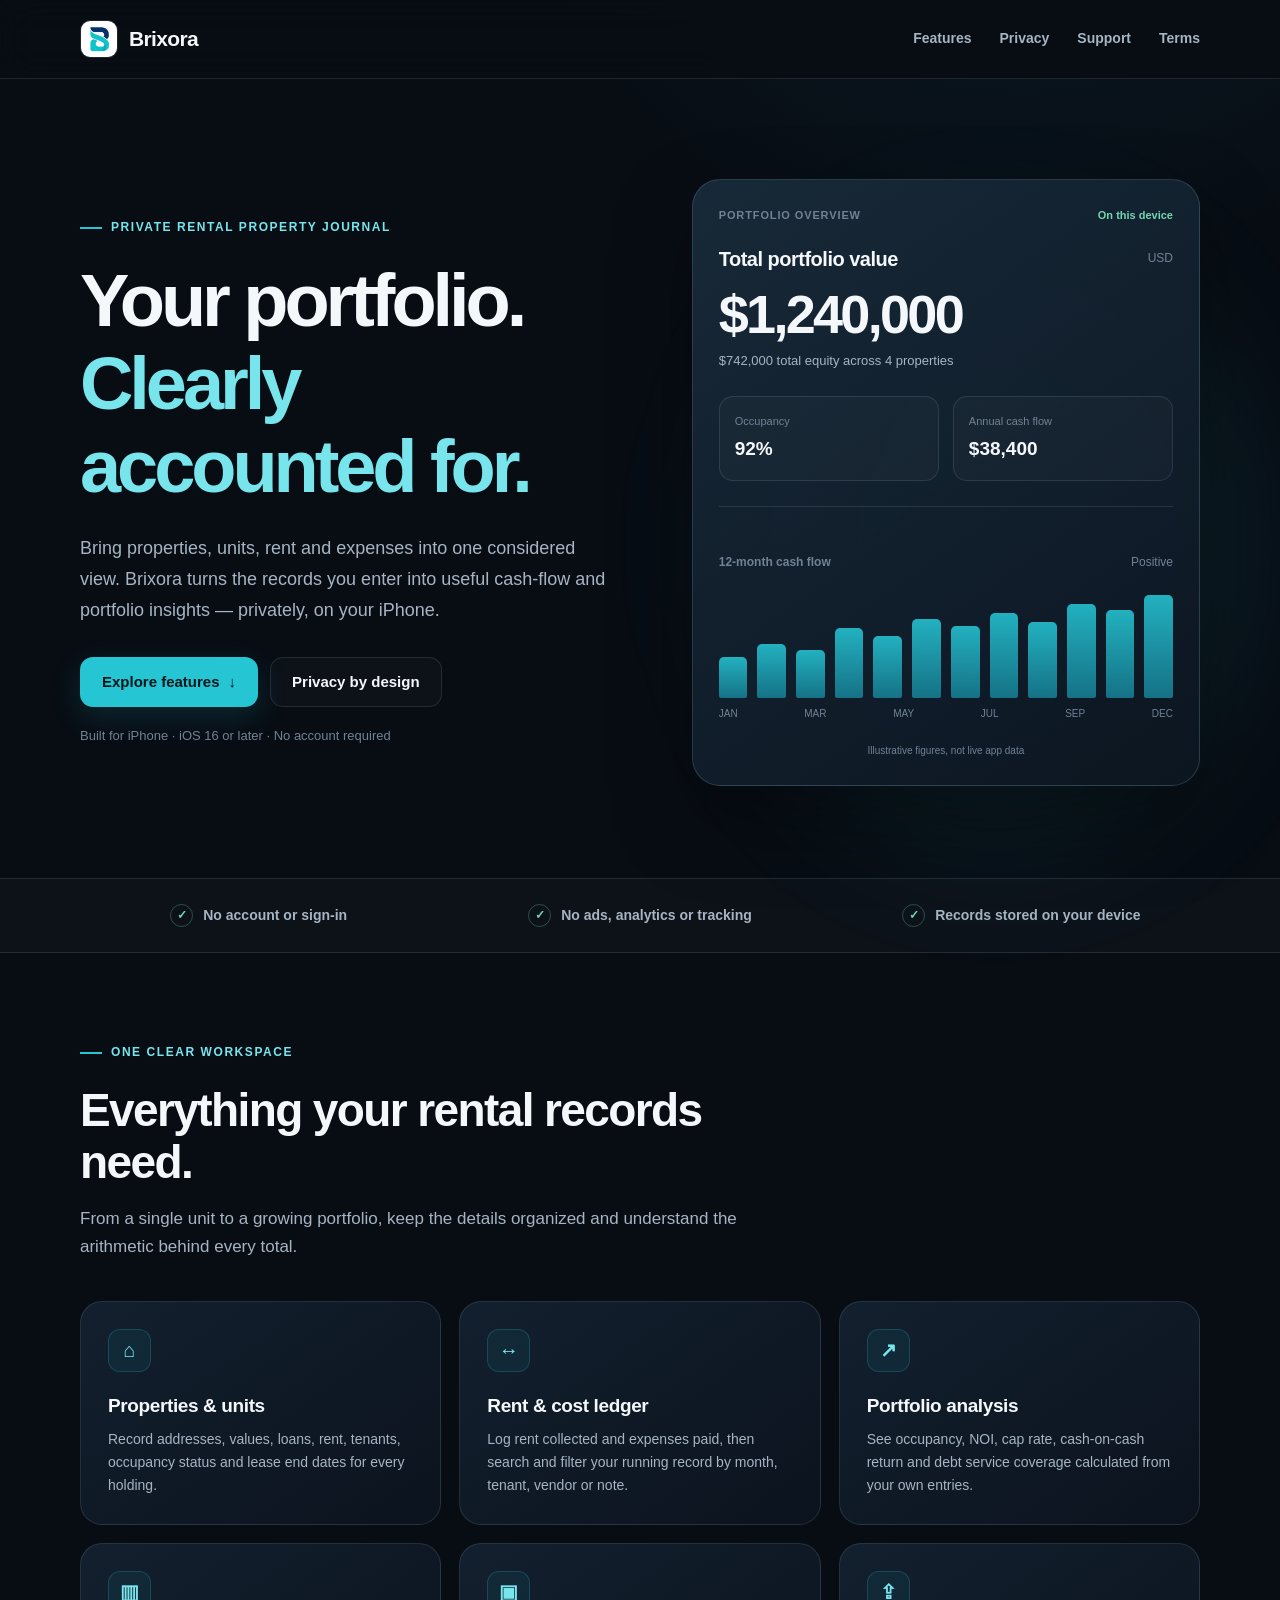
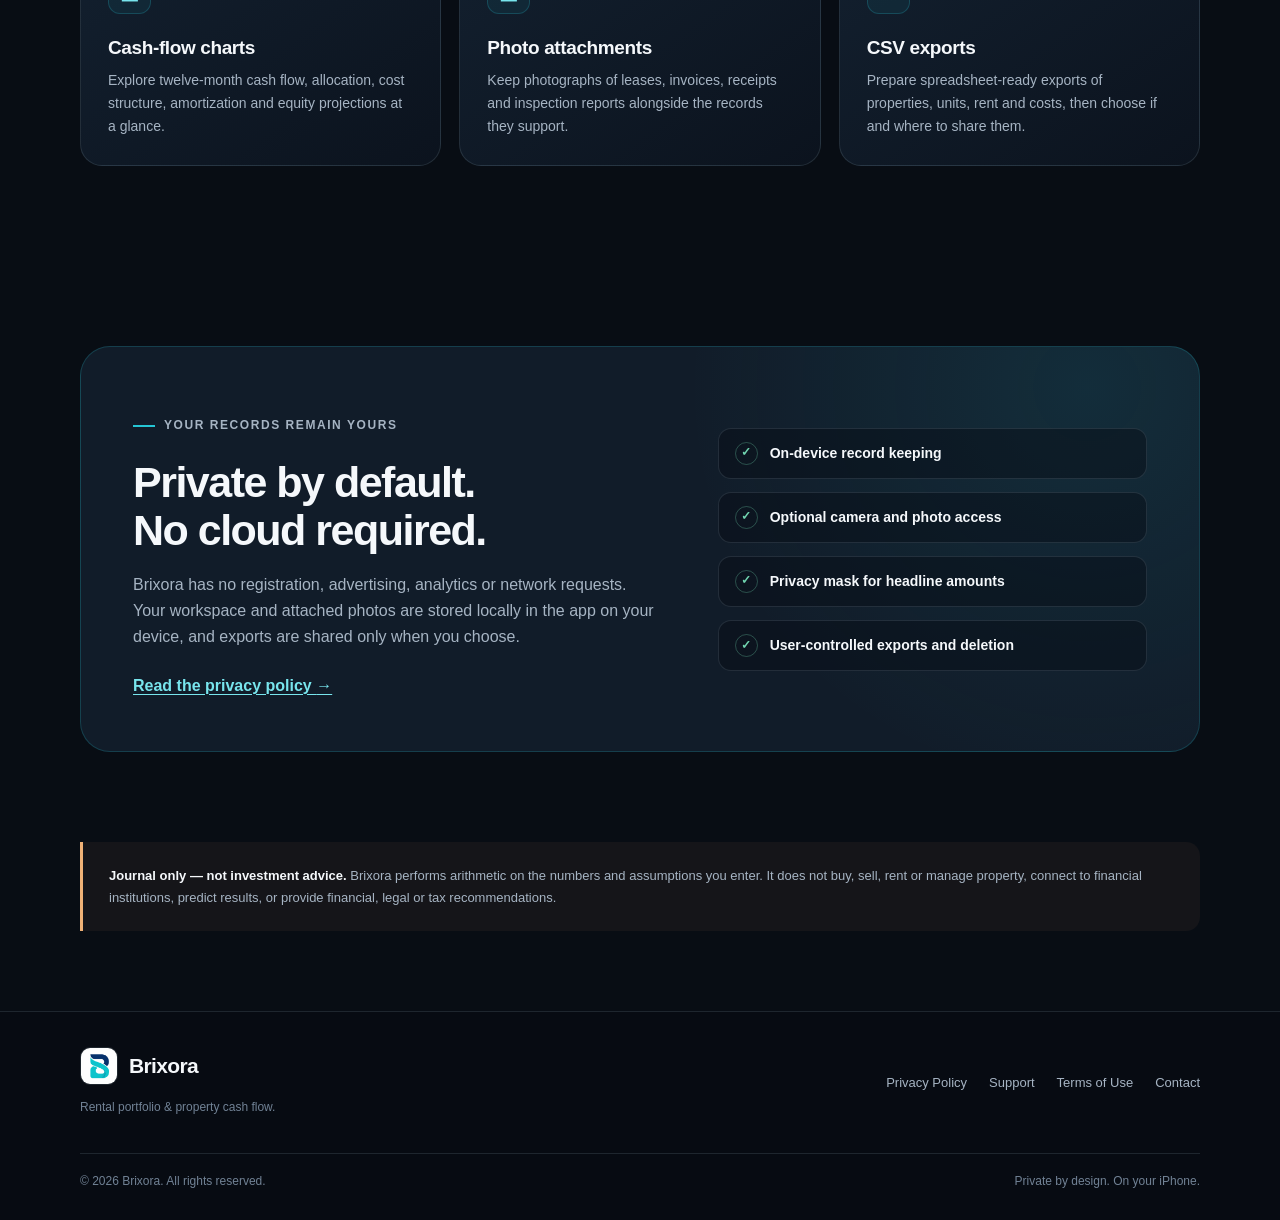
<file: index.html>
<!DOCTYPE html>
<html lang="en">
<head>
  <meta charset="utf-8">
  <meta name="viewport" content="width=device-width, initial-scale=1">
  <meta name="description" content="Brixora is a private rental property portfolio and cash-flow journal for iPhone. Track properties, rent, expenses, occupancy and investment metrics on your device.">
  <meta name="theme-color" content="#080d14">
  <title>Brixora — Rental Portfolio &amp; Property Cash Flow</title>
  <link rel="icon" href="assets/app-icon.png" type="image/png">
  <link rel="stylesheet" href="styles.css">
</head>
<body>
  <header class="site-header">
    <nav class="nav container" aria-label="Main navigation">
      <a class="brand" href="index.html" aria-label="Brixora home">
        <img src="assets/app-icon.png" alt="" width="38" height="38">
        <span>Brixora</span>
      </a>
      <div class="nav-links">
        <a href="#features">Features</a>
        <a href="privacy.html">Privacy</a>
        <a href="support.html">Support</a>
        <a href="terms.html">Terms</a>
      </div>
    </nav>
  </header>

  <main>
    <section class="hero container">
      <div class="hero-copy">
        <p class="eyebrow">Private rental property journal</p>
        <h1>Your portfolio.<br><span>Clearly accounted for.</span></h1>
        <p>Bring properties, units, rent and expenses into one considered view. Brixora turns the records you enter into useful cash-flow and portfolio insights — privately, on your iPhone.</p>
        <div class="actions">
          <a class="button button-primary" href="#features">Explore features <span aria-hidden="true">↓</span></a>
          <a class="button button-secondary" href="privacy.html">Privacy by design</a>
        </div>
        <p class="platform-note">Built for iPhone · iOS 16 or later · No account required</p>
      </div>

      <div class="preview-wrap" aria-label="Illustration of a Brixora portfolio overview">
        <div class="preview">
          <div class="preview-header">
            <span>Portfolio overview</span>
            <span class="preview-status">On this device</span>
          </div>
          <div class="preview-title">
            <h2>Total portfolio value</h2>
            <span>USD</span>
          </div>
          <div class="portfolio-value">$1,240,000</div>
          <p class="value-caption">$742,000 total equity across 4 properties</p>
          <div class="metric-row">
            <div class="metric">
              <span>Occupancy</span>
              <strong>92%</strong>
            </div>
            <div class="metric">
              <span>Annual cash flow</span>
              <strong>$38,400</strong>
            </div>
          </div>
          <div class="cash-chart">
            <div class="preview-title">
              <span class="chart-heading">12-month cash flow</span>
              <span class="preview-status">Positive</span>
            </div>
            <div class="bars" aria-hidden="true">
              <span style="height: 38%"></span>
              <span style="height: 49%"></span>
              <span style="height: 44%"></span>
              <span style="height: 64%"></span>
              <span style="height: 57%"></span>
              <span style="height: 72%"></span>
              <span style="height: 66%"></span>
              <span style="height: 78%"></span>
              <span style="height: 69%"></span>
              <span style="height: 86%"></span>
              <span style="height: 80%"></span>
              <span style="height: 94%"></span>
            </div>
            <div class="chart-labels" aria-hidden="true">
              <span>JAN</span><span>MAR</span><span>MAY</span><span>JUL</span><span>SEP</span><span>DEC</span>
            </div>
          </div>
          <p class="preview-note">Illustrative figures, not live app data</p>
        </div>
      </div>
    </section>

    <section class="trust-strip" aria-label="Privacy highlights">
      <div class="trust-items container">
        <div class="trust-item"><span class="check" aria-hidden="true">✓</span>No account or sign-in</div>
        <div class="trust-item"><span class="check" aria-hidden="true">✓</span>No ads, analytics or tracking</div>
        <div class="trust-item"><span class="check" aria-hidden="true">✓</span>Records stored on your device</div>
      </div>
    </section>

    <section class="section container" id="features">
      <div class="section-heading">
        <p class="eyebrow">One clear workspace</p>
        <h2>Everything your rental records need.</h2>
        <p>From a single unit to a growing portfolio, keep the details organized and understand the arithmetic behind every total.</p>
      </div>
      <div class="feature-grid">
        <article class="feature-card">
          <div class="feature-icon" aria-hidden="true">⌂</div>
          <h3>Properties &amp; units</h3>
          <p>Record addresses, values, loans, rent, tenants, occupancy status and lease end dates for every holding.</p>
        </article>
        <article class="feature-card">
          <div class="feature-icon" aria-hidden="true">↔</div>
          <h3>Rent &amp; cost ledger</h3>
          <p>Log rent collected and expenses paid, then search and filter your running record by month, tenant, vendor or note.</p>
        </article>
        <article class="feature-card">
          <div class="feature-icon" aria-hidden="true">↗</div>
          <h3>Portfolio analysis</h3>
          <p>See occupancy, NOI, cap rate, cash-on-cash return and debt service coverage calculated from your own entries.</p>
        </article>
        <article class="feature-card">
          <div class="feature-icon" aria-hidden="true">▥</div>
          <h3>Cash-flow charts</h3>
          <p>Explore twelve-month cash flow, allocation, cost structure, amortization and equity projections at a glance.</p>
        </article>
        <article class="feature-card">
          <div class="feature-icon" aria-hidden="true">▣</div>
          <h3>Photo attachments</h3>
          <p>Keep photographs of leases, invoices, receipts and inspection reports alongside the records they support.</p>
        </article>
        <article class="feature-card">
          <div class="feature-icon" aria-hidden="true">⇪</div>
          <h3>CSV exports</h3>
          <p>Prepare spreadsheet-ready exports of properties, units, rent and costs, then choose if and where to share them.</p>
        </article>
      </div>
    </section>

    <section class="section container">
      <div class="privacy-panel">
        <div>
          <p class="eyebrow">Your records remain yours</p>
          <h2>Private by default.<br>No cloud required.</h2>
          <p>Brixora has no registration, advertising, analytics or network requests. Your workspace and attached photos are stored locally in the app on your device, and exports are shared only when you choose.</p>
          <a class="text-link" href="privacy.html">Read the privacy policy <span aria-hidden="true">→</span></a>
        </div>
        <ul class="privacy-list">
          <li><span class="check" aria-hidden="true">✓</span>On-device record keeping</li>
          <li><span class="check" aria-hidden="true">✓</span>Optional camera and photo access</li>
          <li><span class="check" aria-hidden="true">✓</span>Privacy mask for headline amounts</li>
          <li><span class="check" aria-hidden="true">✓</span>User-controlled exports and deletion</li>
        </ul>
      </div>
    </section>

    <section class="disclaimer container" aria-label="Important disclaimer">
      <div class="disclaimer-inner">
        <strong>Journal only — not investment advice.</strong> Brixora performs arithmetic on the numbers and assumptions you enter. It does not buy, sell, rent or manage property, connect to financial institutions, predict results, or provide financial, legal or tax recommendations.
      </div>
    </section>
  </main>

  <footer class="site-footer">
    <div class="footer-main container">
      <div>
        <a class="brand" href="index.html">
          <img src="assets/app-icon.png" alt="" width="38" height="38">
          <span>Brixora</span>
        </a>
        <p class="footer-tagline">Rental portfolio &amp; property cash flow.</p>
      </div>
      <div class="footer-links">
        <a href="privacy.html">Privacy Policy</a>
        <a href="support.html">Support</a>
        <a href="terms.html">Terms of Use</a>
        <a href="mailto:morarbrent2831999@gmail.com">Contact</a>
      </div>
    </div>
    <div class="footer-bottom container">
      <span>© 2026 Brixora. All rights reserved.</span>
      <span>Private by design. On your iPhone.</span>
    </div>
  </footer>
</body>
</html>
</file>
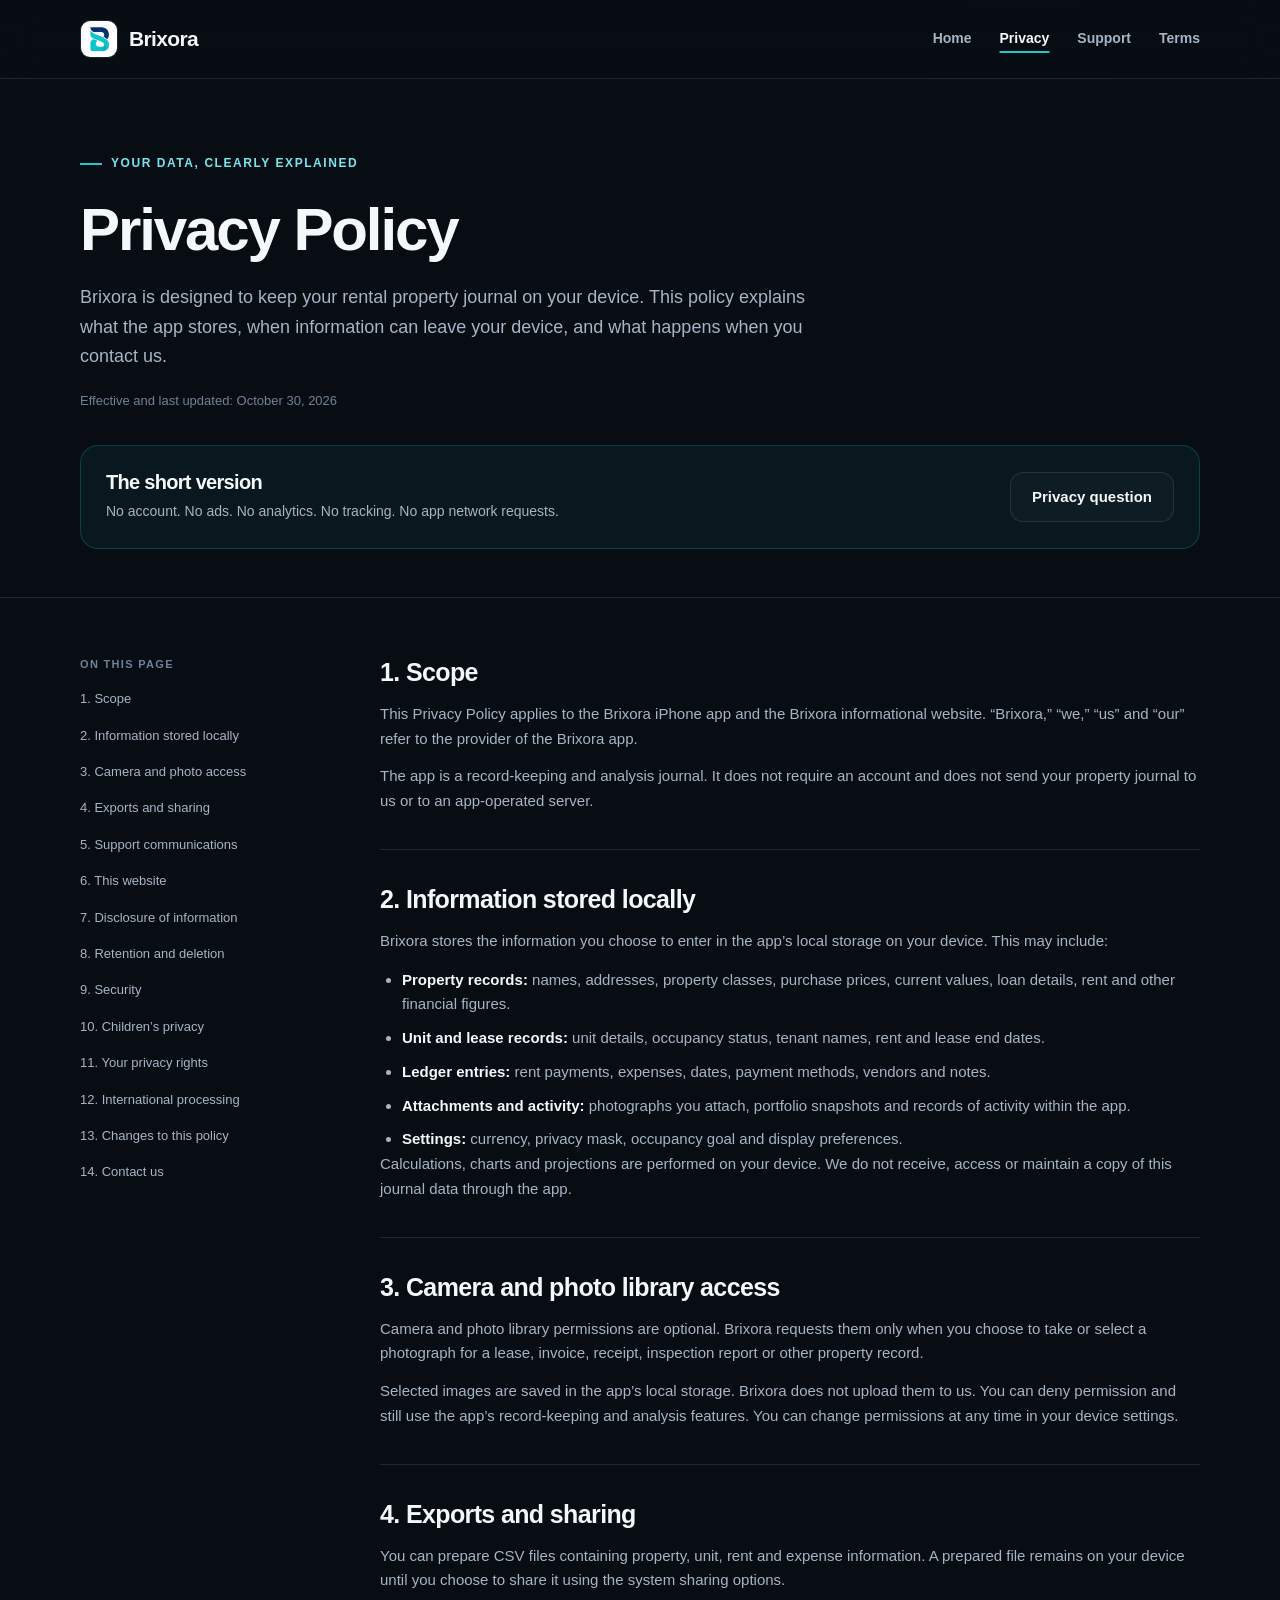
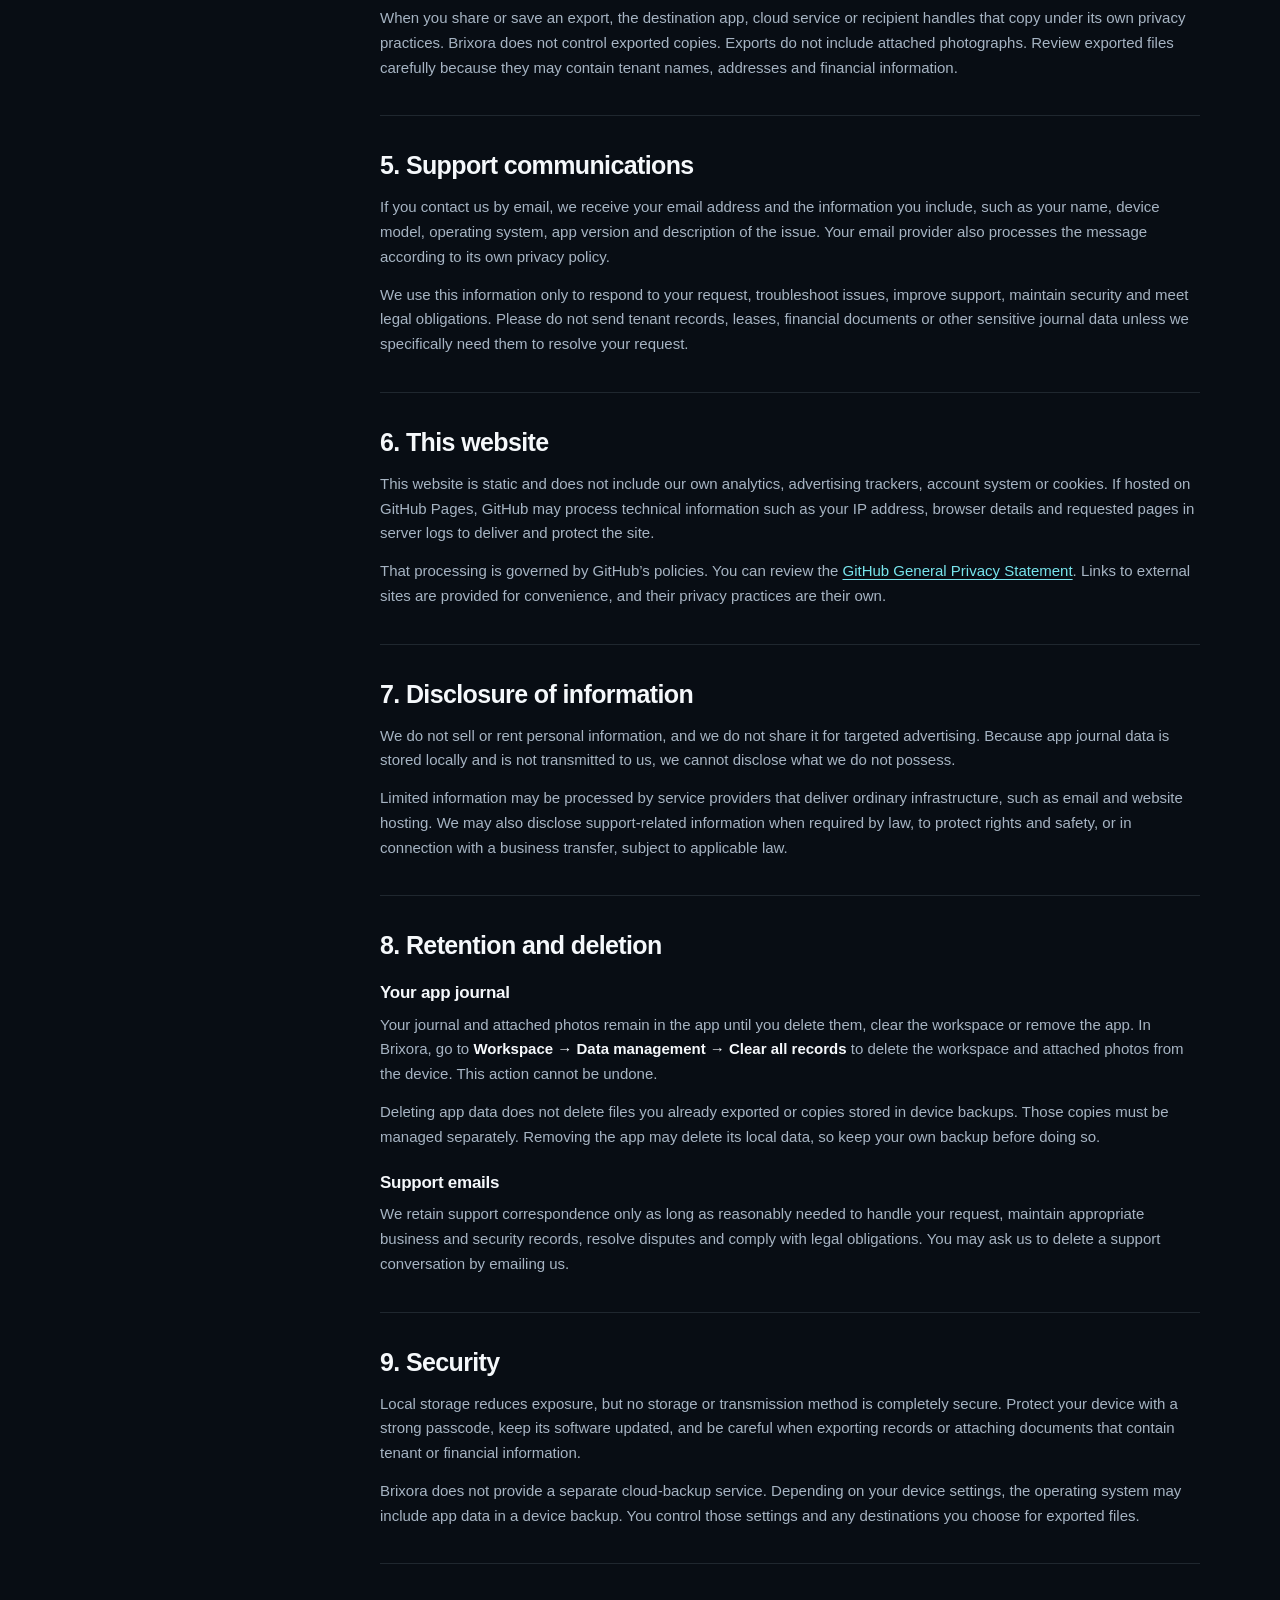
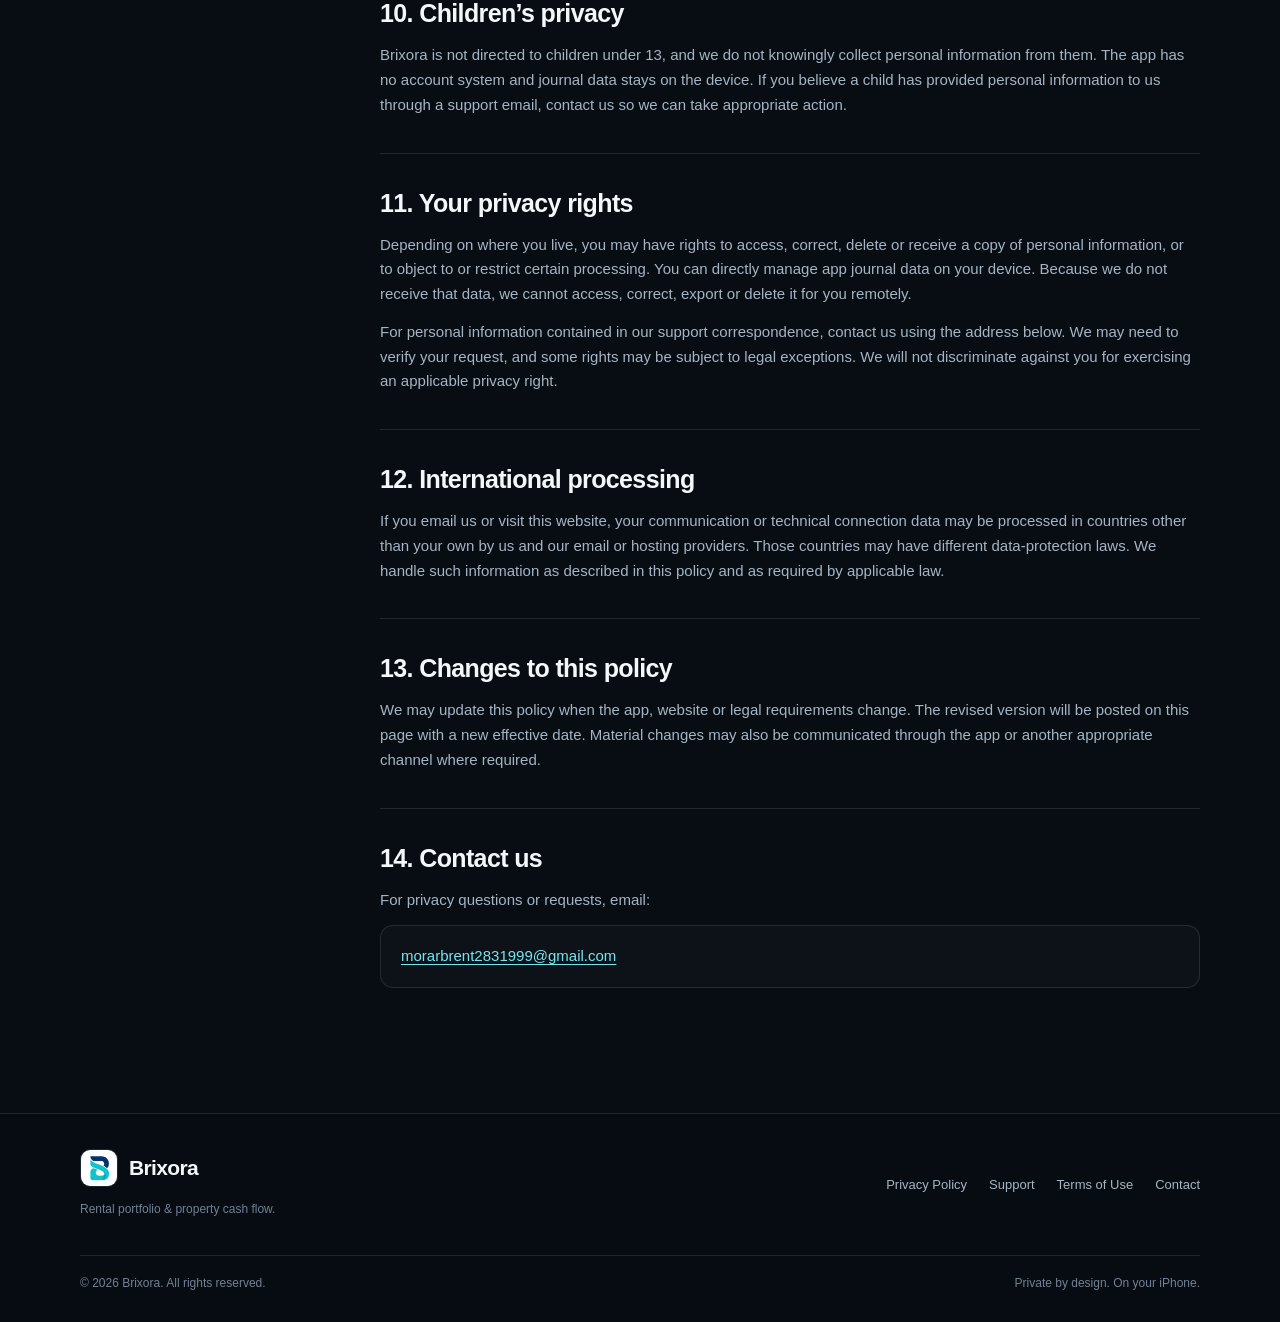
<file: privacy.html>
<!DOCTYPE html>
<html lang="en">
<head>
  <meta charset="utf-8">
  <meta name="viewport" content="width=device-width, initial-scale=1">
  <meta name="description" content="Brixora Privacy Policy. Learn how the app stores rental property records locally, handles optional photo permissions, exports and support emails.">
  <meta name="theme-color" content="#080d14">
  <title>Privacy Policy — Brixora</title>
  <link rel="icon" href="assets/app-icon.png" type="image/png">
  <link rel="stylesheet" href="styles.css">
</head>
<body>
  <header class="site-header">
    <nav class="nav container" aria-label="Main navigation">
      <a class="brand" href="index.html" aria-label="Brixora home">
        <img src="assets/app-icon.png" alt="" width="38" height="38">
        <span>Brixora</span>
      </a>
      <div class="nav-links">
        <a class="nav-home-link" href="index.html">Home</a>
        <a href="privacy.html" aria-current="page">Privacy</a>
        <a href="support.html">Support</a>
        <a href="terms.html">Terms</a>
      </div>
    </nav>
  </header>

  <main>
    <section class="page-hero">
      <div class="container">
        <p class="eyebrow">Your data, clearly explained</p>
        <h1>Privacy Policy</h1>
        <p class="intro">Brixora is designed to keep your rental property journal on your device. This policy explains what the app stores, when information can leave your device, and what happens when you contact us.</p>
        <p class="updated">Effective and last updated: October 30, 2026</p>
        <div class="contact-card">
          <div>
            <h2>The short version</h2>
            <p>No account. No ads. No analytics. No tracking. No app network requests.</p>
          </div>
          <a class="button button-secondary" href="mailto:morarbrent2831999@gmail.com">Privacy question</a>
        </div>
      </div>
    </section>

    <div class="legal-layout container">
      <aside class="toc" aria-label="On this page">
        <div class="toc-inner">
          <h2>On this page</h2>
          <ol>
            <li><a href="#scope">1. Scope</a></li>
            <li><a href="#local-data">2. Information stored locally</a></li>
            <li><a href="#permissions">3. Camera and photo access</a></li>
            <li><a href="#exports">4. Exports and sharing</a></li>
            <li><a href="#support-data">5. Support communications</a></li>
            <li><a href="#website">6. This website</a></li>
            <li><a href="#sharing">7. Disclosure of information</a></li>
            <li><a href="#retention">8. Retention and deletion</a></li>
            <li><a href="#security">9. Security</a></li>
            <li><a href="#children">10. Children’s privacy</a></li>
            <li><a href="#rights">11. Your privacy rights</a></li>
            <li><a href="#international">12. International processing</a></li>
            <li><a href="#changes">13. Changes to this policy</a></li>
            <li><a href="#contact">14. Contact us</a></li>
          </ol>
        </div>
      </aside>

      <article class="legal-content">
        <section class="legal-section" id="scope">
          <h2>1. Scope</h2>
          <p>This Privacy Policy applies to the Brixora iPhone app and the Brixora informational website. “Brixora,” “we,” “us” and “our” refer to the provider of the Brixora app.</p>
          <p>The app is a record-keeping and analysis journal. It does not require an account and does not send your property journal to us or to an app-operated server.</p>
        </section>

        <section class="legal-section" id="local-data">
          <h2>2. Information stored locally</h2>
          <p>Brixora stores the information you choose to enter in the app’s local storage on your device. This may include:</p>
          <ul>
            <li><strong>Property records:</strong> names, addresses, property classes, purchase prices, current values, loan details, rent and other financial figures.</li>
            <li><strong>Unit and lease records:</strong> unit details, occupancy status, tenant names, rent and lease end dates.</li>
            <li><strong>Ledger entries:</strong> rent payments, expenses, dates, payment methods, vendors and notes.</li>
            <li><strong>Attachments and activity:</strong> photographs you attach, portfolio snapshots and records of activity within the app.</li>
            <li><strong>Settings:</strong> currency, privacy mask, occupancy goal and display preferences.</li>
          </ul>
          <p>Calculations, charts and projections are performed on your device. We do not receive, access or maintain a copy of this journal data through the app.</p>
        </section>

        <section class="legal-section" id="permissions">
          <h2>3. Camera and photo library access</h2>
          <p>Camera and photo library permissions are optional. Brixora requests them only when you choose to take or select a photograph for a lease, invoice, receipt, inspection report or other property record.</p>
          <p>Selected images are saved in the app’s local storage. Brixora does not upload them to us. You can deny permission and still use the app’s record-keeping and analysis features. You can change permissions at any time in your device settings.</p>
        </section>

        <section class="legal-section" id="exports">
          <h2>4. Exports and sharing</h2>
          <p>You can prepare CSV files containing property, unit, rent and expense information. A prepared file remains on your device until you choose to share it using the system sharing options.</p>
          <p>When you share or save an export, the destination app, cloud service or recipient handles that copy under its own privacy practices. Brixora does not control exported copies. Exports do not include attached photographs. Review exported files carefully because they may contain tenant names, addresses and financial information.</p>
        </section>

        <section class="legal-section" id="support-data">
          <h2>5. Support communications</h2>
          <p>If you contact us by email, we receive your email address and the information you include, such as your name, device model, operating system, app version and description of the issue. Your email provider also processes the message according to its own privacy policy.</p>
          <p>We use this information only to respond to your request, troubleshoot issues, improve support, maintain security and meet legal obligations. Please do not send tenant records, leases, financial documents or other sensitive journal data unless we specifically need them to resolve your request.</p>
        </section>

        <section class="legal-section" id="website">
          <h2>6. This website</h2>
          <p>This website is static and does not include our own analytics, advertising trackers, account system or cookies. If hosted on GitHub Pages, GitHub may process technical information such as your IP address, browser details and requested pages in server logs to deliver and protect the site.</p>
          <p>That processing is governed by GitHub’s policies. You can review the <a href="https://docs.github.com/en/site-policy/privacy-policies/github-general-privacy-statement" target="_blank" rel="noopener noreferrer">GitHub General Privacy Statement</a>. Links to external sites are provided for convenience, and their privacy practices are their own.</p>
        </section>

        <section class="legal-section" id="sharing">
          <h2>7. Disclosure of information</h2>
          <p>We do not sell or rent personal information, and we do not share it for targeted advertising. Because app journal data is stored locally and is not transmitted to us, we cannot disclose what we do not possess.</p>
          <p>Limited information may be processed by service providers that deliver ordinary infrastructure, such as email and website hosting. We may also disclose support-related information when required by law, to protect rights and safety, or in connection with a business transfer, subject to applicable law.</p>
        </section>

        <section class="legal-section" id="retention">
          <h2>8. Retention and deletion</h2>
          <h3>Your app journal</h3>
          <p>Your journal and attached photos remain in the app until you delete them, clear the workspace or remove the app. In Brixora, go to <strong>Workspace → Data management → Clear all records</strong> to delete the workspace and attached photos from the device. This action cannot be undone.</p>
          <p>Deleting app data does not delete files you already exported or copies stored in device backups. Those copies must be managed separately. Removing the app may delete its local data, so keep your own backup before doing so.</p>
          <h3>Support emails</h3>
          <p>We retain support correspondence only as long as reasonably needed to handle your request, maintain appropriate business and security records, resolve disputes and comply with legal obligations. You may ask us to delete a support conversation by emailing us.</p>
        </section>

        <section class="legal-section" id="security">
          <h2>9. Security</h2>
          <p>Local storage reduces exposure, but no storage or transmission method is completely secure. Protect your device with a strong passcode, keep its software updated, and be careful when exporting records or attaching documents that contain tenant or financial information.</p>
          <p>Brixora does not provide a separate cloud-backup service. Depending on your device settings, the operating system may include app data in a device backup. You control those settings and any destinations you choose for exported files.</p>
        </section>

        <section class="legal-section" id="children">
          <h2>10. Children’s privacy</h2>
          <p>Brixora is not directed to children under 13, and we do not knowingly collect personal information from them. The app has no account system and journal data stays on the device. If you believe a child has provided personal information to us through a support email, contact us so we can take appropriate action.</p>
        </section>

        <section class="legal-section" id="rights">
          <h2>11. Your privacy rights</h2>
          <p>Depending on where you live, you may have rights to access, correct, delete or receive a copy of personal information, or to object to or restrict certain processing. You can directly manage app journal data on your device. Because we do not receive that data, we cannot access, correct, export or delete it for you remotely.</p>
          <p>For personal information contained in our support correspondence, contact us using the address below. We may need to verify your request, and some rights may be subject to legal exceptions. We will not discriminate against you for exercising an applicable privacy right.</p>
        </section>

        <section class="legal-section" id="international">
          <h2>12. International processing</h2>
          <p>If you email us or visit this website, your communication or technical connection data may be processed in countries other than your own by us and our email or hosting providers. Those countries may have different data-protection laws. We handle such information as described in this policy and as required by applicable law.</p>
        </section>

        <section class="legal-section" id="changes">
          <h2>13. Changes to this policy</h2>
          <p>We may update this policy when the app, website or legal requirements change. The revised version will be posted on this page with a new effective date. Material changes may also be communicated through the app or another appropriate channel where required.</p>
        </section>

        <section class="legal-section" id="contact">
          <h2>14. Contact us</h2>
          <p>For privacy questions or requests, email:</p>
          <p class="notice"><a class="email-link" href="mailto:morarbrent2831999@gmail.com?subject=Brixora%20Privacy%20Request">morarbrent2831999@gmail.com</a></p>
        </section>
      </article>
    </div>
  </main>

  <footer class="site-footer">
    <div class="footer-main container">
      <div>
        <a class="brand" href="index.html">
          <img src="assets/app-icon.png" alt="" width="38" height="38">
          <span>Brixora</span>
        </a>
        <p class="footer-tagline">Rental portfolio &amp; property cash flow.</p>
      </div>
      <div class="footer-links">
        <a href="privacy.html">Privacy Policy</a>
        <a href="support.html">Support</a>
        <a href="terms.html">Terms of Use</a>
        <a href="mailto:morarbrent2831999@gmail.com">Contact</a>
      </div>
    </div>
    <div class="footer-bottom container">
      <span>© 2026 Brixora. All rights reserved.</span>
      <span>Private by design. On your iPhone.</span>
    </div>
  </footer>
</body>
</html>
</file>
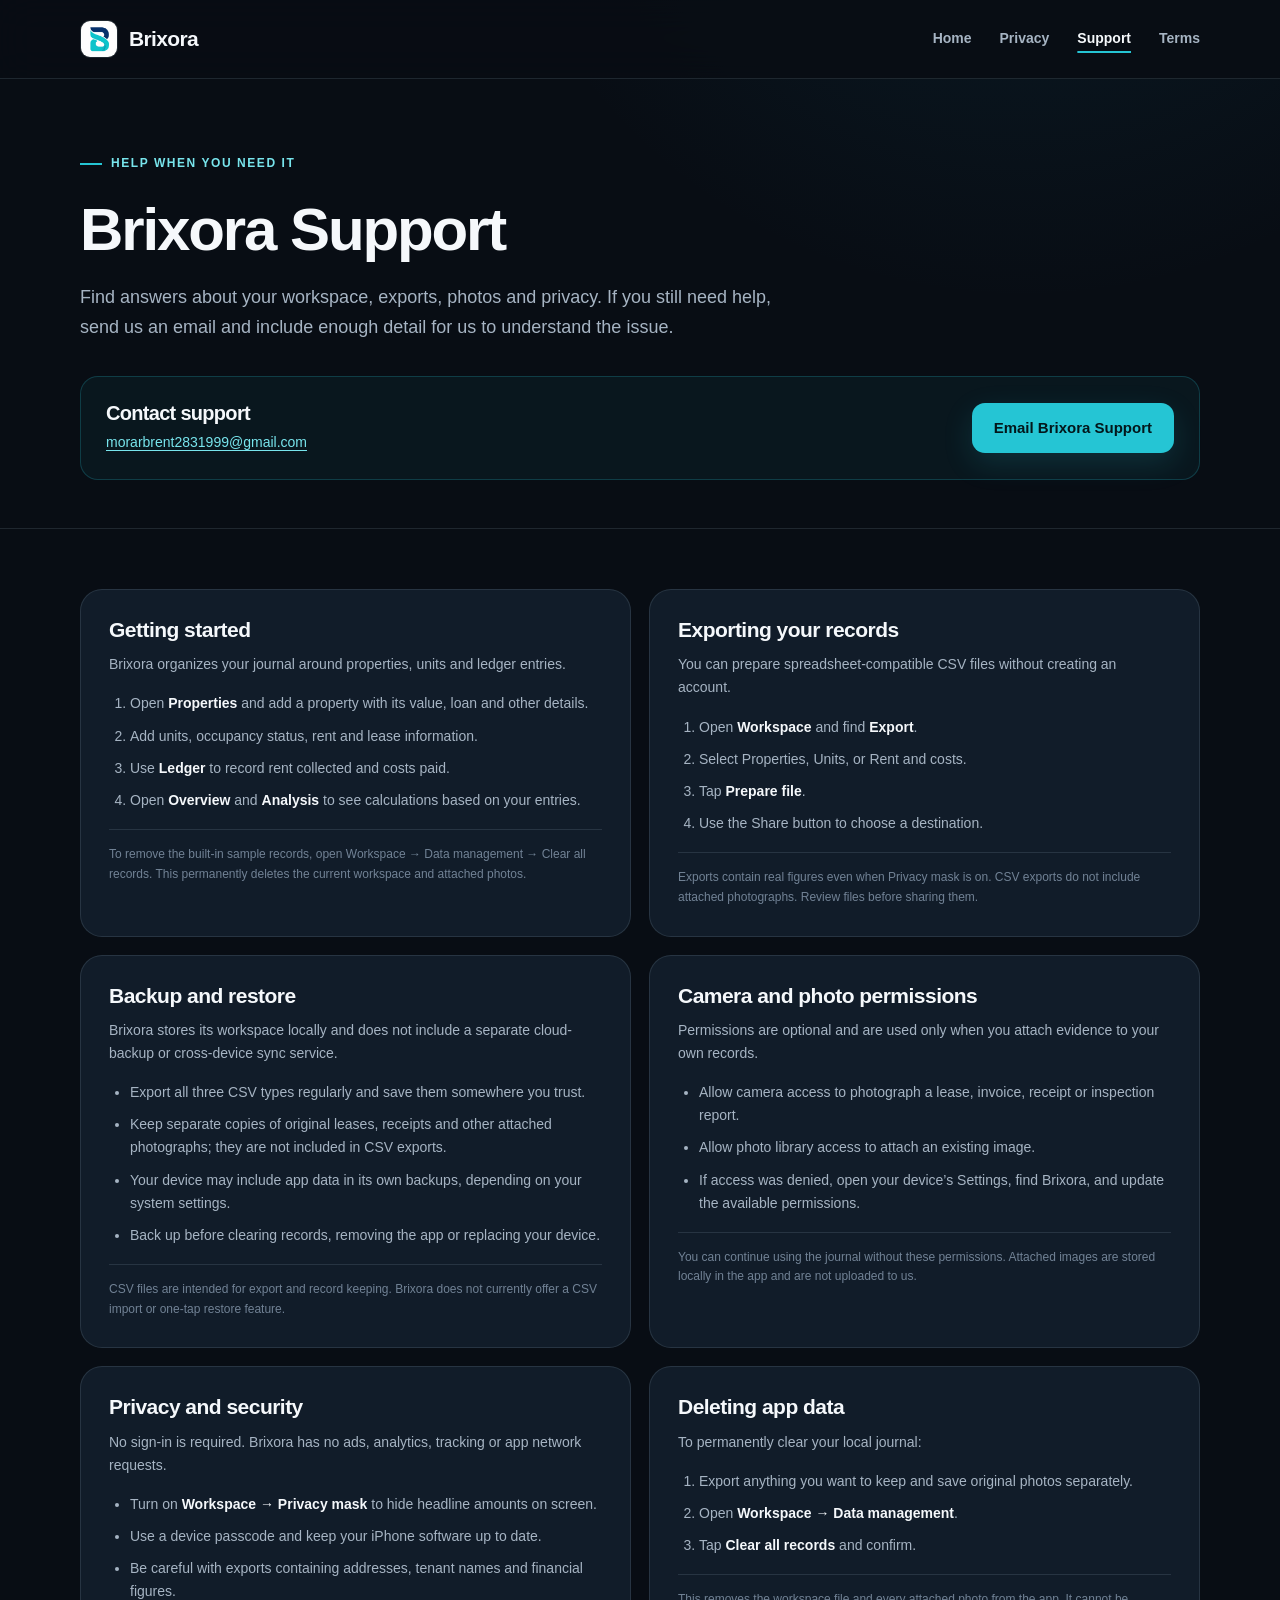
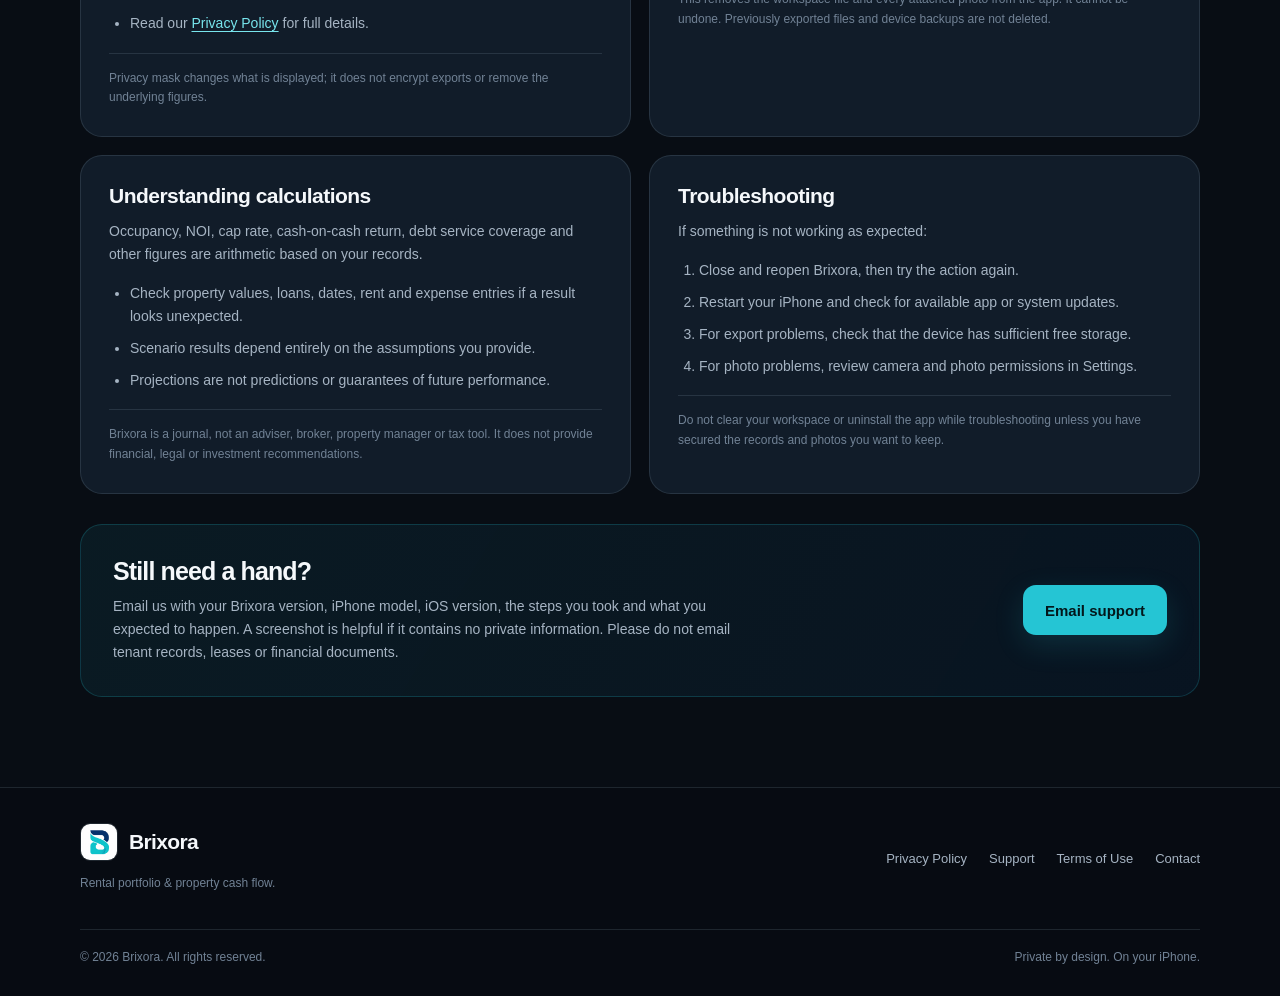
<file: support.html>
<!DOCTYPE html>
<html lang="en">
<head>
  <meta charset="utf-8">
  <meta name="viewport" content="width=device-width, initial-scale=1">
  <meta name="description" content="Get help with Brixora. Find guidance on property records, CSV exports, local backups, photo permissions, privacy and data deletion.">
  <meta name="theme-color" content="#080d14">
  <title>Support — Brixora</title>
  <link rel="icon" href="assets/app-icon.png" type="image/png">
  <link rel="stylesheet" href="styles.css">
</head>
<body>
  <header class="site-header">
    <nav class="nav container" aria-label="Main navigation">
      <a class="brand" href="index.html" aria-label="Brixora home">
        <img src="assets/app-icon.png" alt="" width="38" height="38">
        <span>Brixora</span>
      </a>
      <div class="nav-links">
        <a class="nav-home-link" href="index.html">Home</a>
        <a href="privacy.html">Privacy</a>
        <a href="support.html" aria-current="page">Support</a>
        <a href="terms.html">Terms</a>
      </div>
    </nav>
  </header>

  <main>
    <section class="page-hero">
      <div class="container">
        <p class="eyebrow">Help when you need it</p>
        <h1>Brixora Support</h1>
        <p class="intro">Find answers about your workspace, exports, photos and privacy. If you still need help, send us an email and include enough detail for us to understand the issue.</p>
        <div class="contact-card">
          <div>
            <h2>Contact support</h2>
            <p><a class="email-link" href="mailto:morarbrent2831999@gmail.com">morarbrent2831999@gmail.com</a></p>
          </div>
          <a class="button button-primary" href="mailto:morarbrent2831999@gmail.com?subject=Brixora%20Support">Email Brixora Support</a>
        </div>
      </div>
    </section>

    <div class="support-content container">
      <div class="support-grid">
        <section class="support-card" id="getting-started">
          <h2>Getting started</h2>
          <p>Brixora organizes your journal around properties, units and ledger entries.</p>
          <ol>
            <li>Open <strong>Properties</strong> and add a property with its value, loan and other details.</li>
            <li>Add units, occupancy status, rent and lease information.</li>
            <li>Use <strong>Ledger</strong> to record rent collected and costs paid.</li>
            <li>Open <strong>Overview</strong> and <strong>Analysis</strong> to see calculations based on your entries.</li>
          </ol>
          <p class="mini-note">To remove the built-in sample records, open Workspace → Data management → Clear all records. This permanently deletes the current workspace and attached photos.</p>
        </section>

        <section class="support-card" id="exports">
          <h2>Exporting your records</h2>
          <p>You can prepare spreadsheet-compatible CSV files without creating an account.</p>
          <ol>
            <li>Open <strong>Workspace</strong> and find <strong>Export</strong>.</li>
            <li>Select Properties, Units, or Rent and costs.</li>
            <li>Tap <strong>Prepare file</strong>.</li>
            <li>Use the Share button to choose a destination.</li>
          </ol>
          <p class="mini-note">Exports contain real figures even when Privacy mask is on. CSV exports do not include attached photographs. Review files before sharing them.</p>
        </section>

        <section class="support-card" id="backup">
          <h2>Backup and restore</h2>
          <p>Brixora stores its workspace locally and does not include a separate cloud-backup or cross-device sync service.</p>
          <ul>
            <li>Export all three CSV types regularly and save them somewhere you trust.</li>
            <li>Keep separate copies of original leases, receipts and other attached photographs; they are not included in CSV exports.</li>
            <li>Your device may include app data in its own backups, depending on your system settings.</li>
            <li>Back up before clearing records, removing the app or replacing your device.</li>
          </ul>
          <p class="mini-note">CSV files are intended for export and record keeping. Brixora does not currently offer a CSV import or one-tap restore feature.</p>
        </section>

        <section class="support-card" id="photos">
          <h2>Camera and photo permissions</h2>
          <p>Permissions are optional and are used only when you attach evidence to your own records.</p>
          <ul>
            <li>Allow camera access to photograph a lease, invoice, receipt or inspection report.</li>
            <li>Allow photo library access to attach an existing image.</li>
            <li>If access was denied, open your device’s Settings, find Brixora, and update the available permissions.</li>
          </ul>
          <p class="mini-note">You can continue using the journal without these permissions. Attached images are stored locally in the app and are not uploaded to us.</p>
        </section>

        <section class="support-card" id="privacy">
          <h2>Privacy and security</h2>
          <p>No sign-in is required. Brixora has no ads, analytics, tracking or app network requests.</p>
          <ul>
            <li>Turn on <strong>Workspace → Privacy mask</strong> to hide headline amounts on screen.</li>
            <li>Use a device passcode and keep your iPhone software up to date.</li>
            <li>Be careful with exports containing addresses, tenant names and financial figures.</li>
            <li>Read our <a href="privacy.html">Privacy Policy</a> for full details.</li>
          </ul>
          <p class="mini-note">Privacy mask changes what is displayed; it does not encrypt exports or remove the underlying figures.</p>
        </section>

        <section class="support-card" id="deletion">
          <h2>Deleting app data</h2>
          <p>To permanently clear your local journal:</p>
          <ol>
            <li>Export anything you want to keep and save original photos separately.</li>
            <li>Open <strong>Workspace → Data management</strong>.</li>
            <li>Tap <strong>Clear all records</strong> and confirm.</li>
          </ol>
          <p class="mini-note">This removes the workspace file and every attached photo from the app. It cannot be undone. Previously exported files and device backups are not deleted.</p>
        </section>

        <section class="support-card" id="calculations">
          <h2>Understanding calculations</h2>
          <p>Occupancy, NOI, cap rate, cash-on-cash return, debt service coverage and other figures are arithmetic based on your records.</p>
          <ul>
            <li>Check property values, loans, dates, rent and expense entries if a result looks unexpected.</li>
            <li>Scenario results depend entirely on the assumptions you provide.</li>
            <li>Projections are not predictions or guarantees of future performance.</li>
          </ul>
          <p class="mini-note">Brixora is a journal, not an adviser, broker, property manager or tax tool. It does not provide financial, legal or investment recommendations.</p>
        </section>

        <section class="support-card" id="troubleshooting">
          <h2>Troubleshooting</h2>
          <p>If something is not working as expected:</p>
          <ol>
            <li>Close and reopen Brixora, then try the action again.</li>
            <li>Restart your iPhone and check for available app or system updates.</li>
            <li>For export problems, check that the device has sufficient free storage.</li>
            <li>For photo problems, review camera and photo permissions in Settings.</li>
          </ol>
          <p class="mini-note">Do not clear your workspace or uninstall the app while troubleshooting unless you have secured the records and photos you want to keep.</p>
        </section>
      </div>

      <section class="support-cta">
        <div>
          <h2>Still need a hand?</h2>
          <p>Email us with your Brixora version, iPhone model, iOS version, the steps you took and what you expected to happen. A screenshot is helpful if it contains no private information. Please do not email tenant records, leases or financial documents.</p>
        </div>
        <a class="button button-primary" href="mailto:morarbrent2831999@gmail.com?subject=Brixora%20Support">Email support</a>
      </section>
    </div>
  </main>

  <footer class="site-footer">
    <div class="footer-main container">
      <div>
        <a class="brand" href="index.html">
          <img src="assets/app-icon.png" alt="" width="38" height="38">
          <span>Brixora</span>
        </a>
        <p class="footer-tagline">Rental portfolio &amp; property cash flow.</p>
      </div>
      <div class="footer-links">
        <a href="privacy.html">Privacy Policy</a>
        <a href="support.html">Support</a>
        <a href="terms.html">Terms of Use</a>
        <a href="mailto:morarbrent2831999@gmail.com">Contact</a>
      </div>
    </div>
    <div class="footer-bottom container">
      <span>© 2026 Brixora. All rights reserved.</span>
      <span>Private by design. On your iPhone.</span>
    </div>
  </footer>
</body>
</html>
</file>
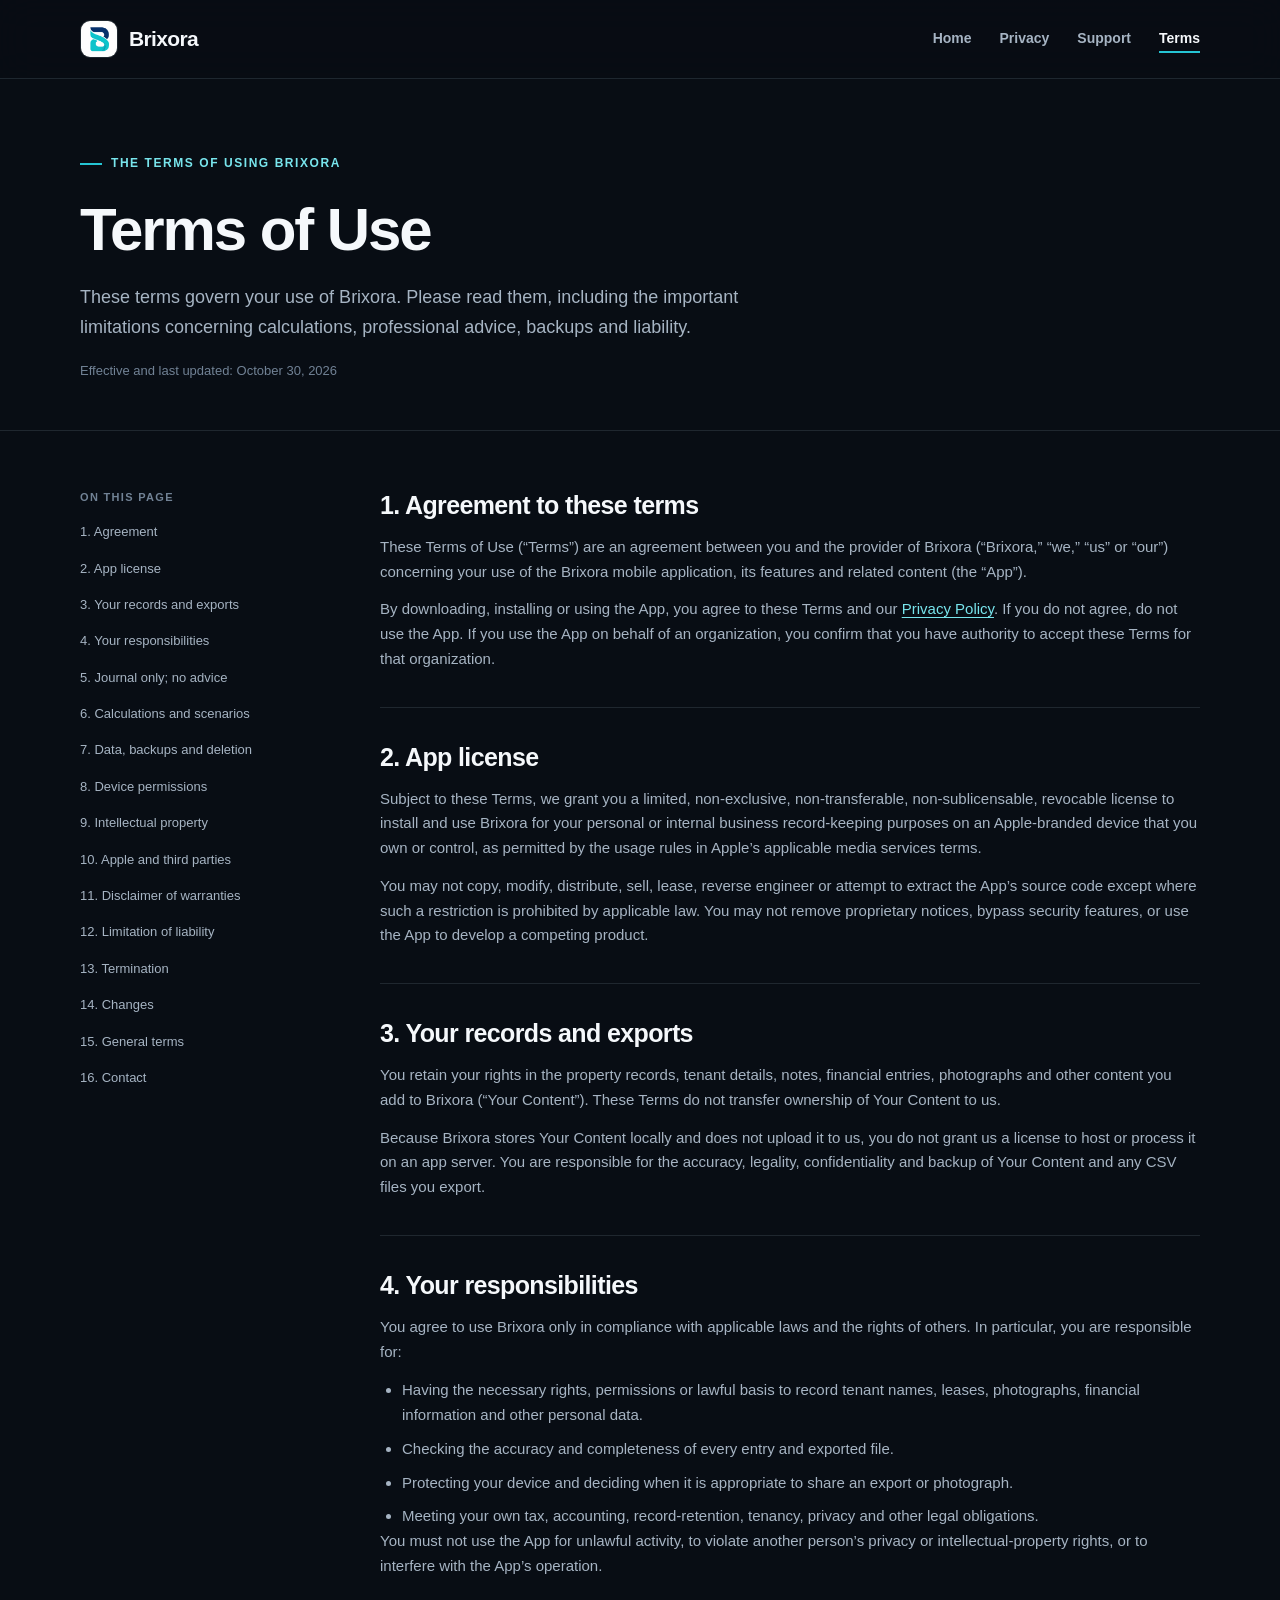
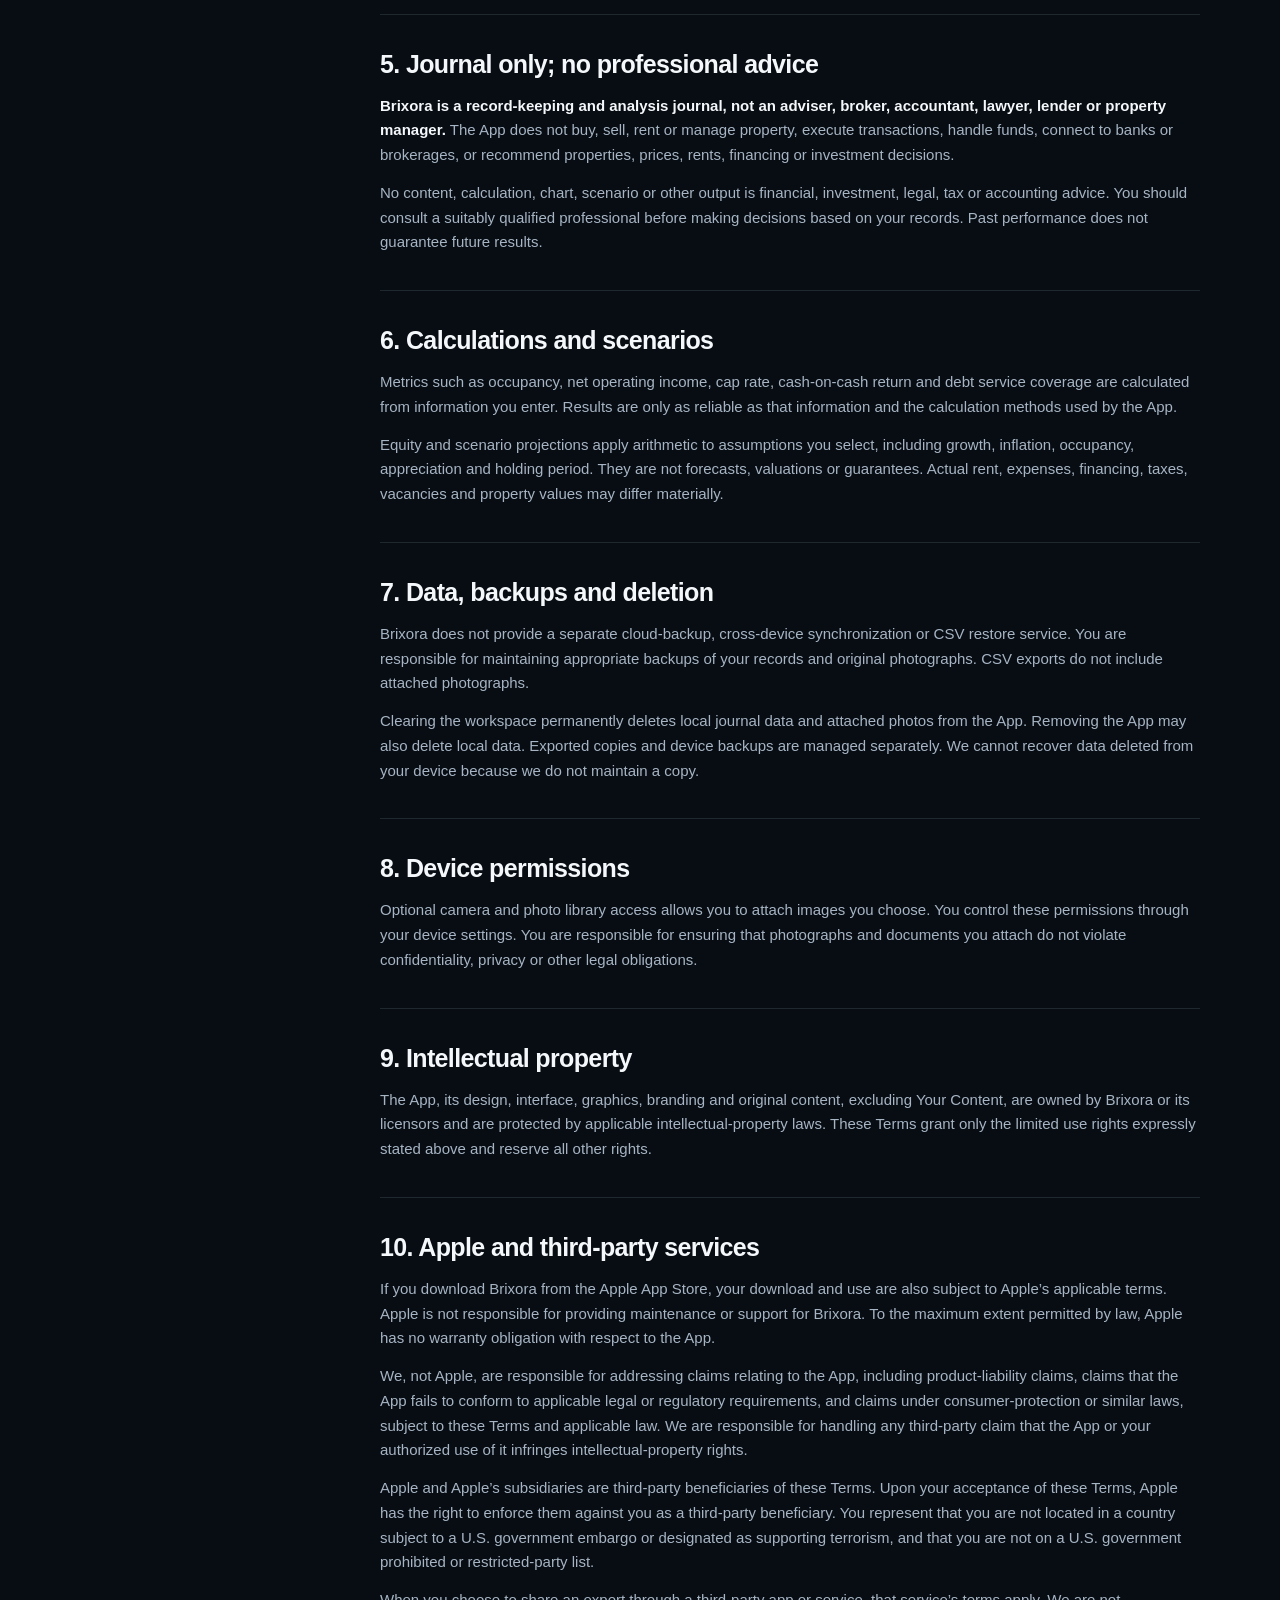
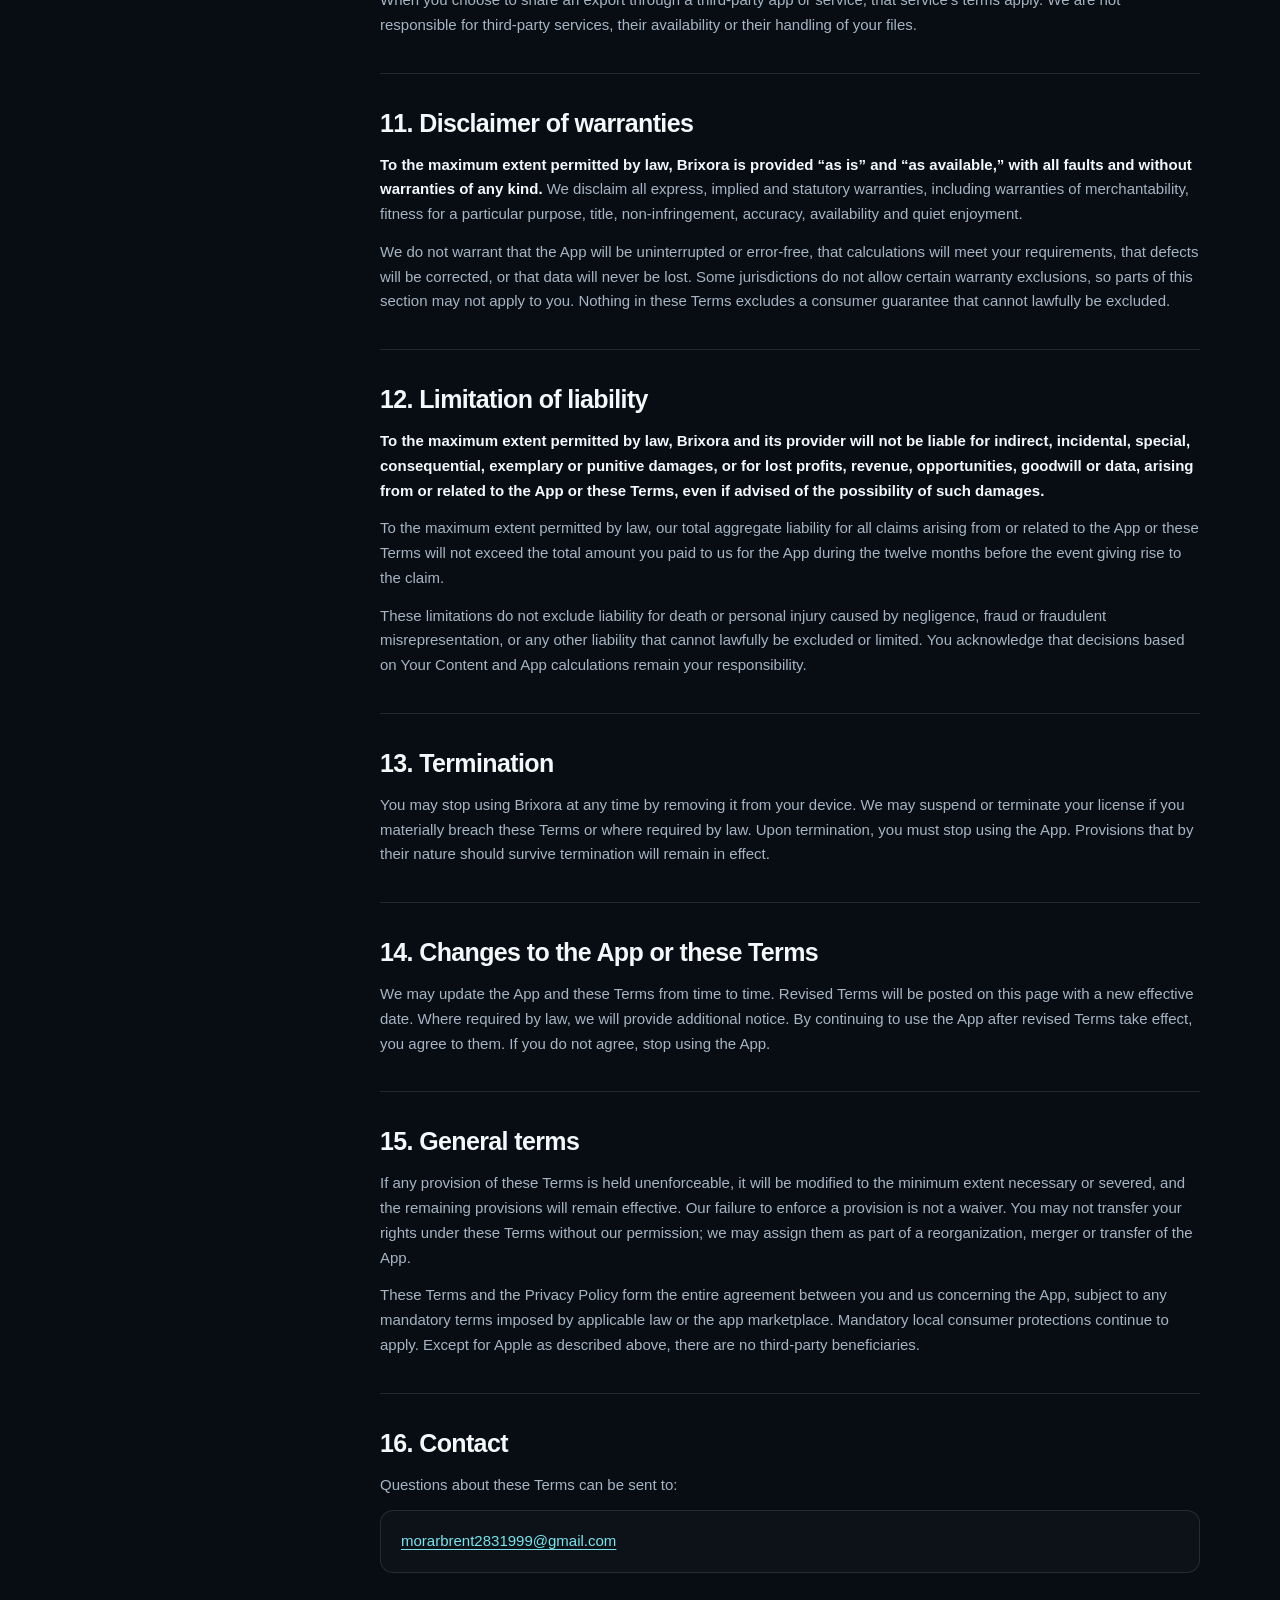
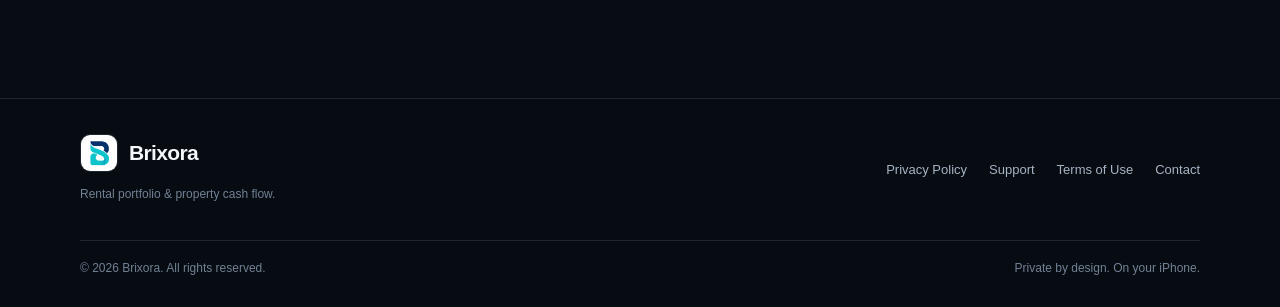
<file: terms.html>
<!DOCTYPE html>
<html lang="en">
<head>
  <meta charset="utf-8">
  <meta name="viewport" content="width=device-width, initial-scale=1">
  <meta name="description" content="Brixora Terms of Use governing the rental property record-keeping and analysis app.">
  <meta name="theme-color" content="#080d14">
  <title>Terms of Use — Brixora</title>
  <link rel="icon" href="assets/app-icon.png" type="image/png">
  <link rel="stylesheet" href="styles.css">
</head>
<body>
  <header class="site-header">
    <nav class="nav container" aria-label="Main navigation">
      <a class="brand" href="index.html" aria-label="Brixora home">
        <img src="assets/app-icon.png" alt="" width="38" height="38">
        <span>Brixora</span>
      </a>
      <div class="nav-links">
        <a class="nav-home-link" href="index.html">Home</a>
        <a href="privacy.html">Privacy</a>
        <a href="support.html">Support</a>
        <a href="terms.html" aria-current="page">Terms</a>
      </div>
    </nav>
  </header>

  <main>
    <section class="page-hero">
      <div class="container">
        <p class="eyebrow">The terms of using Brixora</p>
        <h1>Terms of Use</h1>
        <p class="intro">These terms govern your use of Brixora. Please read them, including the important limitations concerning calculations, professional advice, backups and liability.</p>
        <p class="updated">Effective and last updated: October 30, 2026</p>
      </div>
    </section>

    <div class="legal-layout container">
      <aside class="toc" aria-label="On this page">
        <div class="toc-inner">
          <h2>On this page</h2>
          <ol>
            <li><a href="#agreement">1. Agreement</a></li>
            <li><a href="#license">2. App license</a></li>
            <li><a href="#records">3. Your records and exports</a></li>
            <li><a href="#responsibilities">4. Your responsibilities</a></li>
            <li><a href="#journal-only">5. Journal only; no advice</a></li>
            <li><a href="#calculations">6. Calculations and scenarios</a></li>
            <li><a href="#data">7. Data, backups and deletion</a></li>
            <li><a href="#permissions">8. Device permissions</a></li>
            <li><a href="#intellectual-property">9. Intellectual property</a></li>
            <li><a href="#third-parties">10. Apple and third parties</a></li>
            <li><a href="#warranties">11. Disclaimer of warranties</a></li>
            <li><a href="#liability">12. Limitation of liability</a></li>
            <li><a href="#termination">13. Termination</a></li>
            <li><a href="#changes">14. Changes</a></li>
            <li><a href="#general">15. General terms</a></li>
            <li><a href="#contact">16. Contact</a></li>
          </ol>
        </div>
      </aside>

      <article class="legal-content">
        <section class="legal-section" id="agreement">
          <h2>1. Agreement to these terms</h2>
          <p>These Terms of Use (“Terms”) are an agreement between you and the provider of Brixora (“Brixora,” “we,” “us” or “our”) concerning your use of the Brixora mobile application, its features and related content (the “App”).</p>
          <p>By downloading, installing or using the App, you agree to these Terms and our <a href="privacy.html">Privacy Policy</a>. If you do not agree, do not use the App. If you use the App on behalf of an organization, you confirm that you have authority to accept these Terms for that organization.</p>
        </section>

        <section class="legal-section" id="license">
          <h2>2. App license</h2>
          <p>Subject to these Terms, we grant you a limited, non-exclusive, non-transferable, non-sublicensable, revocable license to install and use Brixora for your personal or internal business record-keeping purposes on an Apple-branded device that you own or control, as permitted by the usage rules in Apple’s applicable media services terms.</p>
          <p>You may not copy, modify, distribute, sell, lease, reverse engineer or attempt to extract the App’s source code except where such a restriction is prohibited by applicable law. You may not remove proprietary notices, bypass security features, or use the App to develop a competing product.</p>
        </section>

        <section class="legal-section" id="records">
          <h2>3. Your records and exports</h2>
          <p>You retain your rights in the property records, tenant details, notes, financial entries, photographs and other content you add to Brixora (“Your Content”). These Terms do not transfer ownership of Your Content to us.</p>
          <p>Because Brixora stores Your Content locally and does not upload it to us, you do not grant us a license to host or process it on an app server. You are responsible for the accuracy, legality, confidentiality and backup of Your Content and any CSV files you export.</p>
        </section>

        <section class="legal-section" id="responsibilities">
          <h2>4. Your responsibilities</h2>
          <p>You agree to use Brixora only in compliance with applicable laws and the rights of others. In particular, you are responsible for:</p>
          <ul>
            <li>Having the necessary rights, permissions or lawful basis to record tenant names, leases, photographs, financial information and other personal data.</li>
            <li>Checking the accuracy and completeness of every entry and exported file.</li>
            <li>Protecting your device and deciding when it is appropriate to share an export or photograph.</li>
            <li>Meeting your own tax, accounting, record-retention, tenancy, privacy and other legal obligations.</li>
          </ul>
          <p>You must not use the App for unlawful activity, to violate another person’s privacy or intellectual-property rights, or to interfere with the App’s operation.</p>
        </section>

        <section class="legal-section" id="journal-only">
          <h2>5. Journal only; no professional advice</h2>
          <p><strong>Brixora is a record-keeping and analysis journal, not an adviser, broker, accountant, lawyer, lender or property manager.</strong> The App does not buy, sell, rent or manage property, execute transactions, handle funds, connect to banks or brokerages, or recommend properties, prices, rents, financing or investment decisions.</p>
          <p>No content, calculation, chart, scenario or other output is financial, investment, legal, tax or accounting advice. You should consult a suitably qualified professional before making decisions based on your records. Past performance does not guarantee future results.</p>
        </section>

        <section class="legal-section" id="calculations">
          <h2>6. Calculations and scenarios</h2>
          <p>Metrics such as occupancy, net operating income, cap rate, cash-on-cash return and debt service coverage are calculated from information you enter. Results are only as reliable as that information and the calculation methods used by the App.</p>
          <p>Equity and scenario projections apply arithmetic to assumptions you select, including growth, inflation, occupancy, appreciation and holding period. They are not forecasts, valuations or guarantees. Actual rent, expenses, financing, taxes, vacancies and property values may differ materially.</p>
        </section>

        <section class="legal-section" id="data">
          <h2>7. Data, backups and deletion</h2>
          <p>Brixora does not provide a separate cloud-backup, cross-device synchronization or CSV restore service. You are responsible for maintaining appropriate backups of your records and original photographs. CSV exports do not include attached photographs.</p>
          <p>Clearing the workspace permanently deletes local journal data and attached photos from the App. Removing the App may also delete local data. Exported copies and device backups are managed separately. We cannot recover data deleted from your device because we do not maintain a copy.</p>
        </section>

        <section class="legal-section" id="permissions">
          <h2>8. Device permissions</h2>
          <p>Optional camera and photo library access allows you to attach images you choose. You control these permissions through your device settings. You are responsible for ensuring that photographs and documents you attach do not violate confidentiality, privacy or other legal obligations.</p>
        </section>

        <section class="legal-section" id="intellectual-property">
          <h2>9. Intellectual property</h2>
          <p>The App, its design, interface, graphics, branding and original content, excluding Your Content, are owned by Brixora or its licensors and are protected by applicable intellectual-property laws. These Terms grant only the limited use rights expressly stated above and reserve all other rights.</p>
        </section>

        <section class="legal-section" id="third-parties">
          <h2>10. Apple and third-party services</h2>
          <p>If you download Brixora from the Apple App Store, your download and use are also subject to Apple’s applicable terms. Apple is not responsible for providing maintenance or support for Brixora. To the maximum extent permitted by law, Apple has no warranty obligation with respect to the App.</p>
          <p>We, not Apple, are responsible for addressing claims relating to the App, including product-liability claims, claims that the App fails to conform to applicable legal or regulatory requirements, and claims under consumer-protection or similar laws, subject to these Terms and applicable law. We are responsible for handling any third-party claim that the App or your authorized use of it infringes intellectual-property rights.</p>
          <p>Apple and Apple’s subsidiaries are third-party beneficiaries of these Terms. Upon your acceptance of these Terms, Apple has the right to enforce them against you as a third-party beneficiary. You represent that you are not located in a country subject to a U.S. government embargo or designated as supporting terrorism, and that you are not on a U.S. government prohibited or restricted-party list.</p>
          <p>When you choose to share an export through a third-party app or service, that service’s terms apply. We are not responsible for third-party services, their availability or their handling of your files.</p>
        </section>

        <section class="legal-section" id="warranties">
          <h2>11. Disclaimer of warranties</h2>
          <p><strong>To the maximum extent permitted by law, Brixora is provided “as is” and “as available,” with all faults and without warranties of any kind.</strong> We disclaim all express, implied and statutory warranties, including warranties of merchantability, fitness for a particular purpose, title, non-infringement, accuracy, availability and quiet enjoyment.</p>
          <p>We do not warrant that the App will be uninterrupted or error-free, that calculations will meet your requirements, that defects will be corrected, or that data will never be lost. Some jurisdictions do not allow certain warranty exclusions, so parts of this section may not apply to you. Nothing in these Terms excludes a consumer guarantee that cannot lawfully be excluded.</p>
        </section>

        <section class="legal-section" id="liability">
          <h2>12. Limitation of liability</h2>
          <p><strong>To the maximum extent permitted by law, Brixora and its provider will not be liable for indirect, incidental, special, consequential, exemplary or punitive damages, or for lost profits, revenue, opportunities, goodwill or data, arising from or related to the App or these Terms, even if advised of the possibility of such damages.</strong></p>
          <p>To the maximum extent permitted by law, our total aggregate liability for all claims arising from or related to the App or these Terms will not exceed the total amount you paid to us for the App during the twelve months before the event giving rise to the claim.</p>
          <p>These limitations do not exclude liability for death or personal injury caused by negligence, fraud or fraudulent misrepresentation, or any other liability that cannot lawfully be excluded or limited. You acknowledge that decisions based on Your Content and App calculations remain your responsibility.</p>
        </section>

        <section class="legal-section" id="termination">
          <h2>13. Termination</h2>
          <p>You may stop using Brixora at any time by removing it from your device. We may suspend or terminate your license if you materially breach these Terms or where required by law. Upon termination, you must stop using the App. Provisions that by their nature should survive termination will remain in effect.</p>
        </section>

        <section class="legal-section" id="changes">
          <h2>14. Changes to the App or these Terms</h2>
          <p>We may update the App and these Terms from time to time. Revised Terms will be posted on this page with a new effective date. Where required by law, we will provide additional notice. By continuing to use the App after revised Terms take effect, you agree to them. If you do not agree, stop using the App.</p>
        </section>

        <section class="legal-section" id="general">
          <h2>15. General terms</h2>
          <p>If any provision of these Terms is held unenforceable, it will be modified to the minimum extent necessary or severed, and the remaining provisions will remain effective. Our failure to enforce a provision is not a waiver. You may not transfer your rights under these Terms without our permission; we may assign them as part of a reorganization, merger or transfer of the App.</p>
          <p>These Terms and the Privacy Policy form the entire agreement between you and us concerning the App, subject to any mandatory terms imposed by applicable law or the app marketplace. Mandatory local consumer protections continue to apply. Except for Apple as described above, there are no third-party beneficiaries.</p>
        </section>

        <section class="legal-section" id="contact">
          <h2>16. Contact</h2>
          <p>Questions about these Terms can be sent to:</p>
          <p class="notice"><a class="email-link" href="mailto:morarbrent2831999@gmail.com?subject=Brixora%20Terms%20of%20Use">morarbrent2831999@gmail.com</a></p>
        </section>
      </article>
    </div>
  </main>

  <footer class="site-footer">
    <div class="footer-main container">
      <div>
        <a class="brand" href="index.html">
          <img src="assets/app-icon.png" alt="" width="38" height="38">
          <span>Brixora</span>
        </a>
        <p class="footer-tagline">Rental portfolio &amp; property cash flow.</p>
      </div>
      <div class="footer-links">
        <a href="privacy.html">Privacy Policy</a>
        <a href="support.html">Support</a>
        <a href="terms.html">Terms of Use</a>
        <a href="mailto:morarbrent2831999@gmail.com">Contact</a>
      </div>
    </div>
    <div class="footer-bottom container">
      <span>© 2026 Brixora. All rights reserved.</span>
      <span>Private by design. On your iPhone.</span>
    </div>
  </footer>
</body>
</html>
</file>
<file: styles.css>
:root {
  color-scheme: dark;
  --bg: #080d14;
  --bg-soft: #0d1520;
  --surface: #111c29;
  --surface-raised: #162535;
  --text: #f5f8fb;
  --muted: #a6b4c3;
  --subtle: #718295;
  --line: rgba(187, 211, 231, 0.13);
  --cyan: #25c5d4;
  --cyan-light: #78e5ed;
  --navy: #0d3e70;
  --green: #72d6b1;
  --orange: #efb176;
  --radius: 22px;
  --max: 1120px;
}

* {
  box-sizing: border-box;
}

html {
  scroll-behavior: smooth;
  scroll-padding-top: 100px;
}

body {
  margin: 0;
  background:
    radial-gradient(circle at 80% -10%, rgba(23, 115, 148, 0.16), transparent 35rem),
    var(--bg);
  color: var(--text);
  font-family: -apple-system, BlinkMacSystemFont, "Segoe UI", sans-serif;
  font-size: 16px;
  line-height: 1.65;
  -webkit-font-smoothing: antialiased;
}

img {
  display: block;
  max-width: 100%;
}

a {
  color: var(--cyan-light);
  text-decoration-thickness: 1px;
  text-underline-offset: 3px;
}

a:hover {
  color: #b2f5f8;
}

a:focus-visible {
  outline: 3px solid var(--cyan);
  outline-offset: 4px;
  border-radius: 4px;
}

h1,
h2,
h3 {
  margin: 0;
  font-weight: 700;
  line-height: 1.12;
  letter-spacing: -0.035em;
}

p {
  margin: 0;
}

.container {
  width: min(calc(100% - 40px), var(--max));
  margin-inline: auto;
}

.site-header {
  position: sticky;
  z-index: 10;
  top: 0;
  border-bottom: 1px solid var(--line);
  background: rgba(8, 13, 20, 0.88);
  backdrop-filter: blur(18px);
  -webkit-backdrop-filter: blur(18px);
}

.nav {
  display: flex;
  min-height: 78px;
  align-items: center;
  justify-content: space-between;
  gap: 24px;
}

.brand {
  display: inline-flex;
  align-items: center;
  gap: 11px;
  color: var(--text);
  font-size: 21px;
  font-weight: 750;
  letter-spacing: -0.03em;
  text-decoration: none;
}

.brand img {
  width: 38px;
  height: 38px;
  border: 1px solid var(--line);
  border-radius: 10px;
}

.nav-links {
  display: flex;
  align-items: center;
  gap: 28px;
}

.nav-links a {
  color: var(--muted);
  font-size: 14px;
  font-weight: 600;
  text-decoration: none;
}

.nav-links a:hover,
.nav-links a[aria-current="page"] {
  color: var(--text);
}

.nav-links a[aria-current="page"] {
  text-decoration: underline;
  text-decoration-color: var(--cyan);
  text-decoration-thickness: 2px;
  text-underline-offset: 8px;
}

.hero {
  display: grid;
  grid-template-columns: 1.03fr 0.97fr;
  gap: 72px;
  align-items: center;
  padding-block: 100px 92px;
}

.eyebrow {
  display: flex;
  align-items: center;
  gap: 9px;
  margin-bottom: 22px;
  color: var(--cyan-light);
  font-size: 12px;
  font-weight: 750;
  letter-spacing: 0.13em;
  text-transform: uppercase;
}

.eyebrow::before {
  width: 22px;
  height: 2px;
  background: var(--cyan);
  content: "";
}

.hero h1 {
  max-width: 650px;
  font-size: clamp(46px, 6vw, 74px);
  letter-spacing: -0.055em;
}

.hero h1 span {
  color: var(--cyan-light);
}

.hero-copy > p:not(.eyebrow) {
  max-width: 580px;
  margin-top: 25px;
  color: var(--muted);
  font-size: 18px;
  line-height: 1.7;
}

.actions {
  display: flex;
  flex-wrap: wrap;
  gap: 12px;
  margin-top: 32px;
}

.button {
  display: inline-flex;
  min-height: 50px;
  align-items: center;
  justify-content: center;
  gap: 9px;
  padding: 12px 21px;
  border: 1px solid transparent;
  border-radius: 13px;
  font-size: 15px;
  font-weight: 700;
  line-height: 1.3;
  text-decoration: none;
}

.button-primary {
  background: var(--cyan);
  color: #03171b;
  box-shadow: 0 10px 30px rgba(37, 197, 212, 0.15);
}

.button-primary:hover {
  background: var(--cyan-light);
  color: #03171b;
}

.button-secondary {
  border-color: var(--line);
  background: rgba(255, 255, 255, 0.025);
  color: var(--text);
}

.button-secondary:hover {
  border-color: rgba(120, 229, 237, 0.45);
  background: rgba(120, 229, 237, 0.06);
  color: var(--text);
}

.platform-note {
  margin-top: 18px !important;
  color: var(--subtle) !important;
  font-size: 13px !important;
}

.preview-wrap {
  position: relative;
}

.preview-wrap::before {
  position: absolute;
  inset: 12% -8% -8% 12%;
  border-radius: 50%;
  background: rgba(37, 197, 212, 0.11);
  filter: blur(70px);
  content: "";
}

.preview {
  position: relative;
  overflow: hidden;
  padding: 26px;
  border: 1px solid rgba(174, 210, 231, 0.17);
  border-radius: 28px;
  background: linear-gradient(145deg, rgba(24, 42, 58, 0.97), rgba(12, 22, 33, 0.98));
  box-shadow: 0 35px 80px rgba(0, 0, 0, 0.35);
}

.preview-header,
.preview-title,
.chart-labels,
.metric-row {
  display: flex;
  align-items: center;
  justify-content: space-between;
  gap: 14px;
}

.preview-header {
  color: var(--subtle);
  font-size: 11px;
  font-weight: 700;
  letter-spacing: 0.08em;
  text-transform: uppercase;
}

.preview-status {
  color: var(--green);
  letter-spacing: 0;
  text-transform: none;
}

.preview-title {
  margin-top: 24px;
}

.preview-title h2 {
  font-size: 20px;
  letter-spacing: -0.025em;
}

.preview-title span {
  color: var(--subtle);
  font-size: 12px;
}

.portfolio-value {
  margin-top: 12px;
  font-size: clamp(38px, 5vw, 54px);
  font-weight: 730;
  letter-spacing: -0.05em;
  line-height: 1.15;
}

.value-caption {
  margin-top: 5px;
  color: var(--muted);
  font-size: 13px;
}

.metric-row {
  margin-top: 25px;
}

.metric {
  flex: 1;
  padding: 15px;
  border: 1px solid var(--line);
  border-radius: 14px;
  background: rgba(255, 255, 255, 0.025);
}

.metric span {
  display: block;
  color: var(--subtle);
  font-size: 11px;
}

.metric strong {
  display: block;
  margin-top: 3px;
  font-size: 19px;
}

.cash-chart {
  margin-top: 25px;
  padding-top: 22px;
  border-top: 1px solid var(--line);
}

.chart-heading {
  color: var(--muted);
  font-size: 12px;
  font-weight: 650;
}

.bars {
  display: flex;
  height: 110px;
  align-items: end;
  gap: 10px;
  margin-top: 16px;
}

.bars span {
  flex: 1;
  min-height: 10px;
  border-radius: 5px 5px 2px 2px;
  background: linear-gradient(to top, #167e93, var(--cyan));
  opacity: 0.88;
}

.chart-labels {
  margin-top: 8px;
  color: var(--subtle);
  font-size: 10px;
}

.preview-note {
  margin-top: 20px;
  color: var(--subtle);
  font-size: 10px;
  text-align: center;
}

.trust-strip {
  border-block: 1px solid var(--line);
  background: rgba(255, 255, 255, 0.018);
}

.trust-items {
  display: grid;
  grid-template-columns: repeat(3, 1fr);
  gap: 24px;
  padding-block: 25px;
}

.trust-item {
  display: flex;
  align-items: center;
  justify-content: center;
  gap: 10px;
  color: var(--muted);
  font-size: 14px;
  font-weight: 600;
}

.check {
  display: inline-grid;
  width: 23px;
  height: 23px;
  flex: 0 0 auto;
  place-items: center;
  border: 1px solid rgba(114, 214, 177, 0.3);
  border-radius: 50%;
  color: var(--green);
  font-size: 12px;
}

.section {
  padding-block: 90px;
}

.section-heading {
  max-width: 680px;
  margin-bottom: 40px;
}

.section-heading h2 {
  font-size: clamp(32px, 4vw, 46px);
}

.section-heading p:not(.eyebrow) {
  margin-top: 17px;
  color: var(--muted);
  font-size: 17px;
}

.feature-grid {
  display: grid;
  grid-template-columns: repeat(3, 1fr);
  gap: 18px;
}

.feature-card {
  padding: 27px;
  border: 1px solid var(--line);
  border-radius: var(--radius);
  background: linear-gradient(145deg, rgba(22, 37, 53, 0.8), rgba(13, 21, 32, 0.8));
}

.feature-icon {
  display: grid;
  width: 43px;
  height: 43px;
  margin-bottom: 23px;
  place-items: center;
  border: 1px solid rgba(37, 197, 212, 0.22);
  border-radius: 12px;
  background: rgba(37, 197, 212, 0.07);
  color: var(--cyan-light);
  font-size: 20px;
  font-weight: 650;
}

.feature-card h3 {
  font-size: 19px;
  letter-spacing: -0.02em;
}

.feature-card p {
  margin-top: 11px;
  color: var(--muted);
  font-size: 14px;
}

.privacy-panel {
  display: grid;
  grid-template-columns: 1.1fr 0.9fr;
  gap: 60px;
  align-items: center;
  padding: 52px;
  border: 1px solid rgba(37, 197, 212, 0.2);
  border-radius: 30px;
  background:
    radial-gradient(circle at 90% 10%, rgba(37, 197, 212, 0.1), transparent 25rem),
    var(--surface);
}

.privacy-panel h2 {
  font-size: clamp(30px, 4vw, 43px);
}

.privacy-panel p {
  margin-top: 17px;
  color: var(--muted);
}

.privacy-panel .text-link {
  display: inline-block;
  margin-top: 22px;
  font-weight: 700;
}

.privacy-list {
  display: grid;
  gap: 13px;
  margin: 0;
  padding: 0;
  list-style: none;
}

.privacy-list li {
  display: flex;
  align-items: center;
  gap: 12px;
  padding: 13px 16px;
  border: 1px solid var(--line);
  border-radius: 13px;
  background: rgba(8, 13, 20, 0.45);
  color: var(--text);
  font-size: 14px;
  font-weight: 600;
}

.disclaimer {
  padding-block: 0 80px;
}

.disclaimer-inner {
  padding: 23px 26px;
  border-left: 3px solid var(--orange);
  border-radius: 0 14px 14px 0;
  background: rgba(239, 177, 118, 0.05);
  color: var(--muted);
  font-size: 13px;
}

.disclaimer-inner strong {
  color: var(--text);
}

.site-footer {
  border-top: 1px solid var(--line);
  background: rgba(0, 0, 0, 0.12);
}

.footer-main {
  display: flex;
  align-items: center;
  justify-content: space-between;
  gap: 30px;
  padding-block: 35px;
}

.footer-tagline {
  margin-top: 5px;
  color: var(--subtle);
  font-size: 12px;
}

.footer-links {
  display: flex;
  flex-wrap: wrap;
  gap: 22px;
}

.footer-links a {
  color: var(--muted);
  font-size: 13px;
  text-decoration: none;
}

.footer-bottom {
  display: flex;
  justify-content: space-between;
  gap: 20px;
  padding-block: 18px 28px;
  border-top: 1px solid var(--line);
  color: var(--subtle);
  font-size: 12px;
}

.page-hero {
  padding-block: 75px 48px;
  border-bottom: 1px solid var(--line);
}

.page-hero h1 {
  font-size: clamp(40px, 6vw, 60px);
}

.page-hero .intro {
  max-width: 730px;
  margin-top: 20px;
  color: var(--muted);
  font-size: 18px;
}

.updated {
  margin-top: 18px;
  color: var(--subtle);
  font-size: 13px;
}

.contact-card {
  display: flex;
  align-items: center;
  justify-content: space-between;
  gap: 24px;
  margin-top: 34px;
  padding: 25px;
  border: 1px solid rgba(37, 197, 212, 0.22);
  border-radius: 18px;
  background: rgba(37, 197, 212, 0.055);
}

.contact-card h2 {
  font-size: 20px;
}

.contact-card p {
  margin-top: 6px;
  color: var(--muted);
  font-size: 14px;
}

.legal-layout {
  display: grid;
  grid-template-columns: 230px minmax(0, 1fr);
  gap: 70px;
  padding-block: 60px 90px;
}

.toc {
  align-self: start;
}

.toc-inner {
  position: sticky;
  top: 110px;
}

.toc h2 {
  margin-bottom: 15px;
  color: var(--subtle);
  font-size: 11px;
  letter-spacing: 0.12em;
  text-transform: uppercase;
}

.toc ol {
  display: grid;
  gap: 10px;
  margin: 0;
  padding: 0;
  list-style: none;
}

.toc a {
  color: var(--muted);
  font-size: 13px;
  text-decoration: none;
}

.toc a:hover {
  color: var(--cyan-light);
}

.legal-content {
  min-width: 0;
}

.legal-section {
  padding-block: 0 35px;
  scroll-margin-top: 110px;
}

.legal-section + .legal-section {
  padding-top: 35px;
  border-top: 1px solid var(--line);
}

.legal-section h2 {
  margin-bottom: 16px;
  font-size: 25px;
  letter-spacing: -0.025em;
}

.legal-section h3 {
  margin-top: 24px;
  margin-bottom: 10px;
  font-size: 17px;
  letter-spacing: -0.015em;
}

.legal-section p,
.legal-section li {
  color: var(--muted);
  font-size: 15px;
}

.legal-section p + p {
  margin-top: 13px;
}

.legal-section ul,
.legal-section ol {
  display: grid;
  gap: 9px;
  margin: 14px 0 0;
  padding-left: 22px;
}

.legal-section strong {
  color: var(--text);
  font-weight: 650;
}

.notice {
  margin-top: 20px;
  padding: 18px 20px;
  border: 1px solid var(--line);
  border-radius: 13px;
  background: rgba(255, 255, 255, 0.025);
}

.support-content {
  padding-block: 60px 90px;
}

.support-grid {
  display: grid;
  grid-template-columns: repeat(2, 1fr);
  gap: 18px;
}

.support-card {
  padding: 28px;
  border: 1px solid var(--line);
  border-radius: var(--radius);
  background: var(--surface);
  scroll-margin-top: 110px;
}

.support-card h2 {
  font-size: 21px;
  letter-spacing: -0.025em;
}

.support-card > p {
  margin-top: 12px;
  color: var(--muted);
  font-size: 14px;
}

.support-card ol,
.support-card ul {
  display: grid;
  gap: 9px;
  margin: 16px 0 0;
  padding-left: 21px;
  color: var(--muted);
  font-size: 14px;
}

.support-card strong {
  color: var(--text);
}

.support-card .mini-note {
  margin-top: 17px;
  padding-top: 15px;
  border-top: 1px solid var(--line);
  color: var(--subtle);
  font-size: 12px;
}

.support-cta {
  display: flex;
  align-items: center;
  justify-content: space-between;
  gap: 30px;
  margin-top: 30px;
  padding: 32px;
  border: 1px solid rgba(37, 197, 212, 0.2);
  border-radius: var(--radius);
  background: linear-gradient(120deg, rgba(37, 197, 212, 0.08), rgba(13, 62, 112, 0.14));
}

.support-cta h2 {
  font-size: 25px;
}

.support-cta p {
  max-width: 620px;
  margin-top: 10px;
  color: var(--muted);
  font-size: 14px;
}

.email-link {
  overflow-wrap: anywhere;
}

@media (max-width: 900px) {
  .hero {
    grid-template-columns: 1fr;
    gap: 50px;
    padding-block: 70px;
  }

  .hero-copy {
    max-width: 720px;
  }

  .preview-wrap {
    width: min(100%, 600px);
  }

  .feature-grid {
    grid-template-columns: repeat(2, 1fr);
  }

  .privacy-panel {
    grid-template-columns: 1fr;
    gap: 32px;
  }

  .legal-layout {
    grid-template-columns: 1fr;
    gap: 35px;
  }

  .toc-inner {
    position: static;
  }

  .toc ol {
    grid-template-columns: repeat(2, 1fr);
  }
}

@media (max-width: 640px) {
  .container {
    width: min(calc(100% - 28px), var(--max));
  }

  .nav {
    min-height: 70px;
    gap: 12px;
  }

  .brand {
    font-size: 19px;
  }

  .brand img {
    width: 34px;
    height: 34px;
  }

  .nav-links {
    gap: 15px;
  }

  .nav-links a {
    font-size: 12px;
  }

  .nav-home-link {
    display: none;
  }

  .hero {
    padding-block: 52px 58px;
  }

  .hero h1 {
    font-size: clamp(43px, 13vw, 60px);
  }

  .hero-copy > p:not(.eyebrow) {
    font-size: 16px;
  }

  .actions {
    align-items: stretch;
    flex-direction: column;
  }

  .button {
    width: 100%;
  }

  .preview {
    padding: 20px;
    border-radius: 22px;
  }

  .metric {
    padding: 12px;
  }

  .metric strong {
    font-size: 16px;
  }

  .trust-items {
    grid-template-columns: 1fr;
    gap: 14px;
  }

  .trust-item {
    justify-content: flex-start;
  }

  .section {
    padding-block: 65px;
  }

  .feature-grid,
  .support-grid {
    grid-template-columns: 1fr;
  }

  .privacy-panel {
    padding: 28px;
  }

  .footer-main,
  .footer-bottom,
  .contact-card,
  .support-cta {
    align-items: flex-start;
    flex-direction: column;
  }

  .footer-main {
    gap: 24px;
  }

  .footer-bottom {
    gap: 6px;
  }

  .page-hero {
    padding-block: 52px 38px;
  }

  .page-hero .intro {
    font-size: 16px;
  }

  .contact-card .button,
  .support-cta .button {
    width: auto;
  }

  .legal-layout,
  .support-content {
    padding-block: 42px 65px;
  }

  .toc ol {
    grid-template-columns: 1fr;
  }
}

@media (prefers-reduced-motion: reduce) {
  html {
    scroll-behavior: auto;
  }
}
</file>
